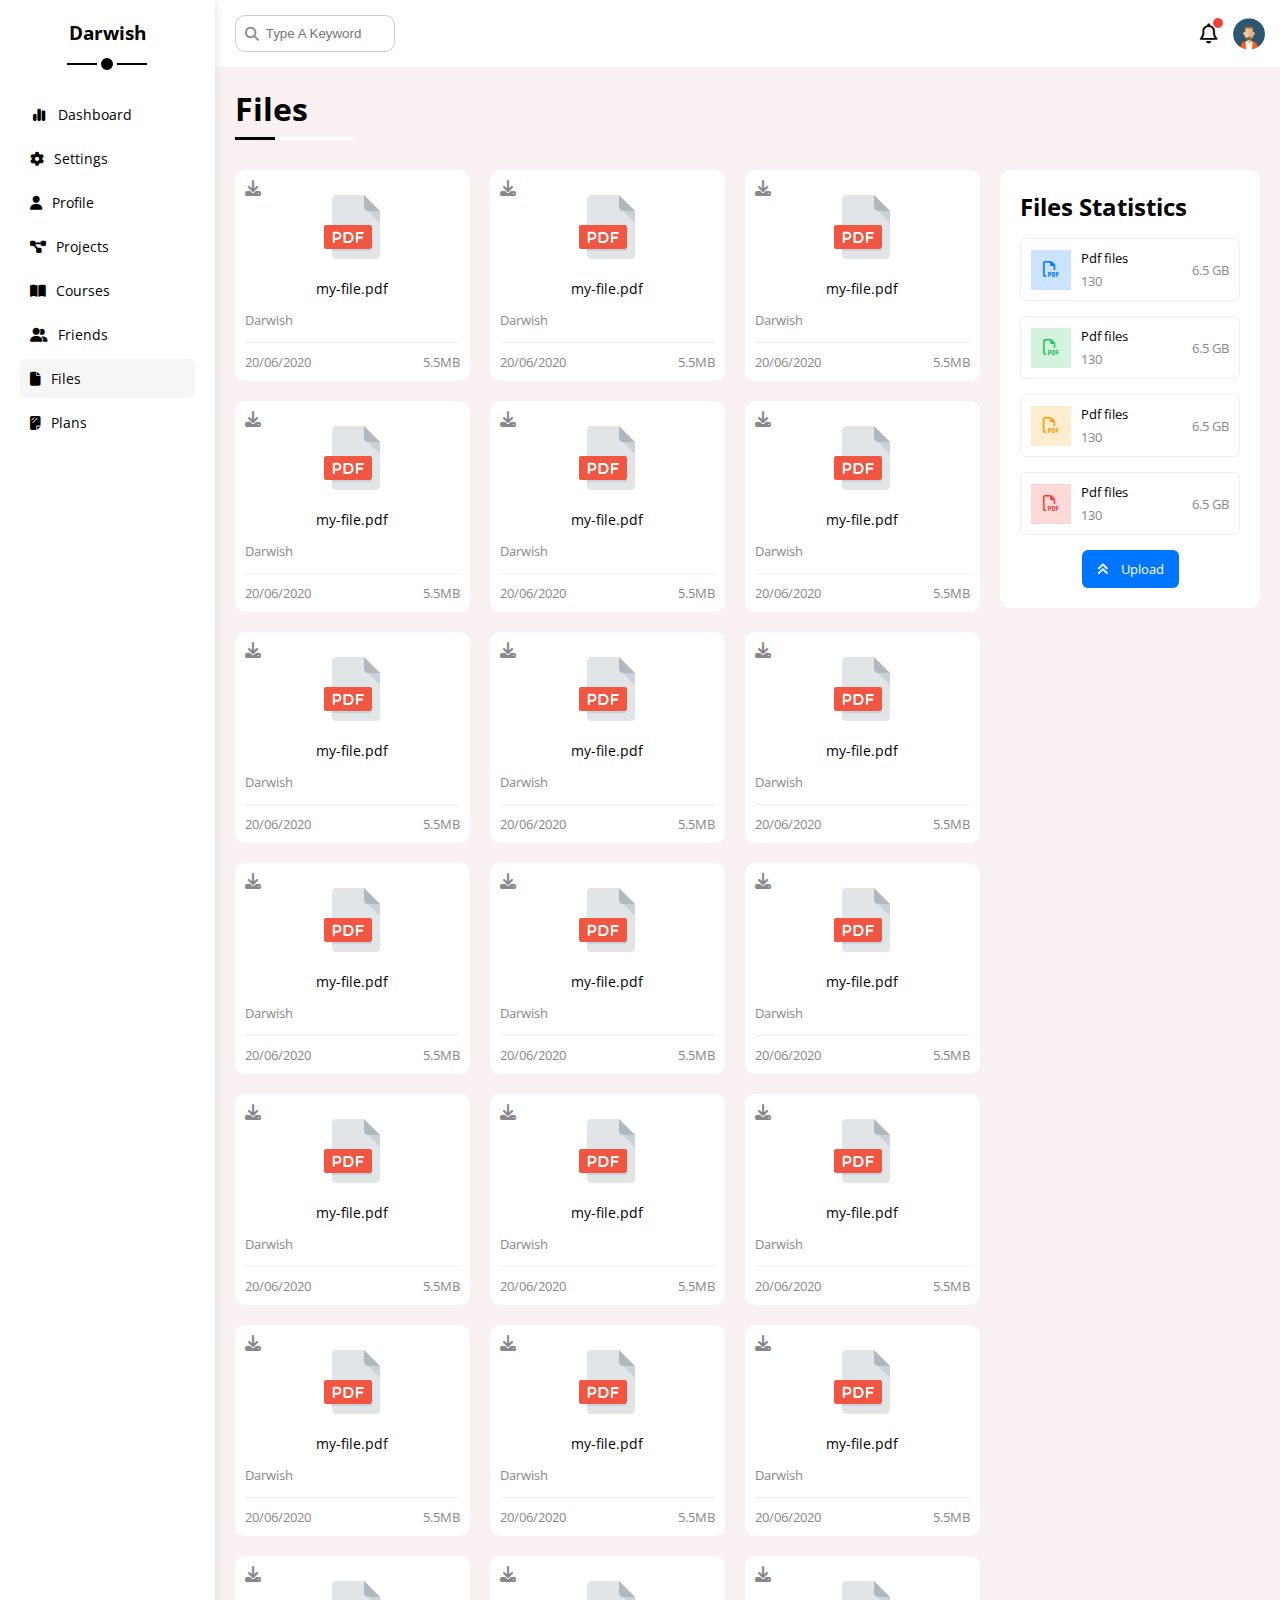
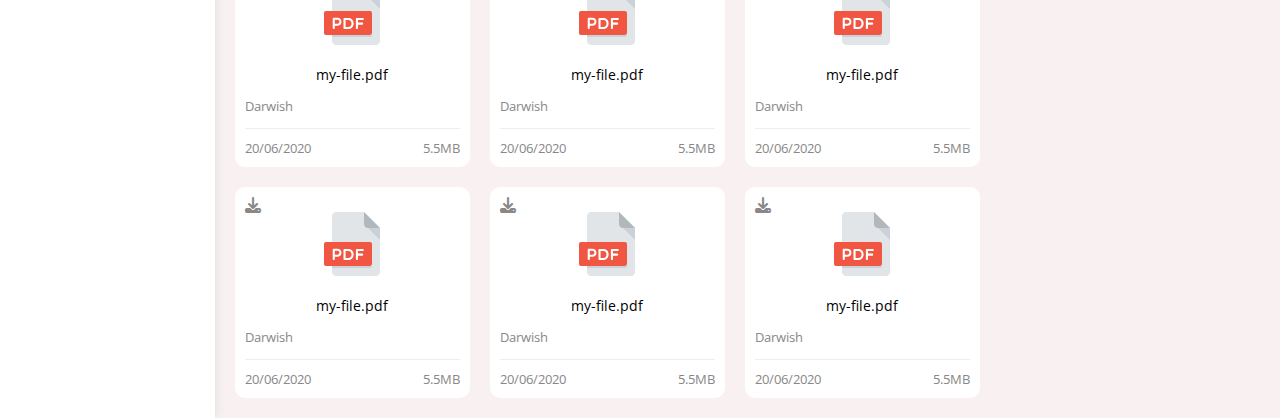
<file: files.html>
<!DOCTYPE html>
<html lang="en">
<head>
    <meta charset="UTF-8">
    <meta http-equiv="X-UA-Compatible" content="IE=edge">
    <meta name="viewport" content="width=device-width, initial-scale=1.0">
    <title>Files</title>
    <link rel="stylesheet" href="CSS/all.min.css">
    <link rel="stylesheet" href="CSS/framework.css">
    <link rel="stylesheet" href="CSS/project4.css">
    <link rel="preconnect" href="https://fonts.googleapis.com">
    <link rel="preconnect" href="https://fonts.gstatic.com" crossorigin>
    <link href="https://fonts.googleapis.com/css2?family=Open+Sans:wght@300;500;600;800&display=swap" rel="stylesheet">
</head>
<body>
    <div class="page d-flex">
        <div class="sidebar bg-white p-20 p-relative">
            <h3 class="p-relative txt-c mt-0">Darwish</h3>
            <ul>
                <li>
                    <a class="d-flex align-center fs-14 c-black rad-6 p-10" href="index.html">
                        <i class="fa-solid fa-chart-simple fa-fw"></i>
                        <span>Dashboard</span>
                    </a>
                </li>
                <li>
                    <a class="d-flex align-center fs-14 c-black rad-6 p-10" href="settings.html">
                        <i class="fa-solid fa-gear"></i>
                        <span>Settings</span>
                    </a>
                </li>
                <li>
                    <a class="d-flex align-center fs-14 c-black rad-6 p-10" href="profile.html">
                        <i class="fa-solid fa-user"></i>
                        <span>Profile</span>
                    </a>
                </li>
                <li>
                    <a class=" d-flex align-center fs-14 c-black rad-6 p-10" href="projects.html">
                        <i class="fa-solid fa-diagram-project"></i>
                        <span>Projects</span>
                    </a>
                </li>
                <li>
                    <a class="d-flex align-center fs-14 c-black rad-6 p-10" href="courses.html">
                        <i class="fa-solid fa-book-open"></i>
                        <span>Courses</span>
                    </a>
                </li>
                <li>
                    <a class="d-flex align-center fs-14 c-black rad-6 p-10" href="friends.html">
                        <i class="fa-solid fa-user-group"></i>
                        <span>Friends</span>
                    </a>
                </li>
                <li>
                    <a class="active d-flex align-center fs-14 c-black rad-6 p-10" href="files.html">
                        <i class="fa-solid fa-file"></i>
                        <span>Files</span>
                    </a>
                </li>
                <li>
                    <a class="d-flex align-center fs-14 c-black rad-6 p-10" href="plans.html">
                        <i class="fa-sharp fa-solid fa-sheet-plastic"></i>
                        <span>Plans</span>
                    </a>
                </li>
            </ul>
        </div>
        <div class="content w-full">
            <!-- Start head -->
            <div class="head bg-white p-15 between-flex">
                <div class="search p-relative">
                    <input class="p-10" type="search" placeholder="Type A Keyword">
                </div>
                <div class="icons d-flex align-center">
                    <span class="notification p-relative">
                        <i class="fa-regular fa-bell fa-lg"></i>
                    </span>
                    <img src="images/avatar.png" alt="">
                </div>
            </div>
            <!------------------------- End head ------------------------------>
            <h1 class="p-relative">Files</h1>
            <div class="files-page d-flex m-20 gap-20">
                <div class="files-stats p-20 bg-white rad-10 ">
                    <h2 class="mt-0 mb-15 txt-c-mobile">Files Statistics</h2>
                    <div class="d-flex align-center border-eee p-10 rad-6 mb-15 fs-13">
                        <i class="fa-regular fa-file-pdf fa-lg blue c-flex c-blue icon"></i>
                        <div class="info">
                            <span>Pdf files</span>
                            <span class="c-grey d-block mt-5">130</span>
                        </div>
                        <div class="size c-grey">6.5 GB</div>
                    </div>
                    <div class="d-flex align-center border-eee p-10 rad-6 mb-15 fs-13">
                        <i class="fa-regular fa-file-pdf fa-lg green c-flex c-green icon"></i>
                        <div class="info">
                            <span>Pdf files</span>
                            <span class="c-grey d-block mt-5">130</span>
                        </div>
                        <div class="size c-grey">6.5 GB</div>
                    </div>
                    <div class="d-flex align-center border-eee p-10 rad-6 mb-15 fs-13">
                        <i class="fa-regular fa-file-pdf fa-lg orange c-flex c-orange icon"></i>
                        <div class="info">
                            <span>Pdf files</span>
                            <span class="c-grey d-block mt-5">130</span>
                        </div>
                        <div class="size c-grey">6.5 GB</div>
                    </div>
                    <div class="d-flex align-center border-eee p-10 rad-6 mb-15 fs-13">
                        <i class="fa-regular fa-file-pdf fa-lg red c-flex c-red icon"></i>
                        <div class="info">
                            <span>Pdf files</span>
                            <span class="c-grey d-block mt-5">130</span>
                        </div>
                        <div class="size c-grey">6.5 GB</div>
                    </div>
                    <a class="upload bg-blue c-white fs-13 rad-6 d-block w-fit" href="#">
                        <i class="fa-solid fa-angles-up mr-10 "></i>
                        Upload
                    </a>
                </div>
                <div class="files-content d-grid gap-20">
                    <div class="file bg-white p-10 rad-10">
                        <i class="fa-solid fa-download c-grey p-absolute"></i>
                        <div class="icon txt-c">
                            <img class="mt-15 mb-15" src="images/ICON/pdf.svg" alt="">
                        </div>
                        <div class="txt-c mb-10 fs-14">my-file.pdf</div>
                        <p class="c-grey fs-13">Darwish</p>
                        <div class="info between-flex mt-10 pt-10 fs-13 c-grey">
                            <span>20/06/2020</span>
                            <span>5.5MB</span>
                        </div>
                    </div>
                    <div class="file bg-white p-10 rad-10">
                        <i class="fa-solid fa-download c-grey p-absolute"></i>
                        <div class="icon txt-c">
                            <img class="mt-15 mb-15" src="images/ICON/pdf.svg" alt="">
                        </div>
                        <div class="txt-c mb-10 fs-14">my-file.pdf</div>
                        <p class="c-grey fs-13">Darwish</p>
                        <div class="info between-flex mt-10 pt-10 fs-13 c-grey">
                            <span>20/06/2020</span>
                            <span>5.5MB</span>
                        </div>
                    </div>
                    <div class="file bg-white p-10 rad-10">
                        <i class="fa-solid fa-download c-grey p-absolute"></i>
                        <div class="icon txt-c">
                            <img class="mt-15 mb-15" src="images/ICON/pdf.svg" alt="">
                        </div>
                        <div class="txt-c mb-10 fs-14">my-file.pdf</div>
                        <p class="c-grey fs-13">Darwish</p>
                        <div class="info between-flex mt-10 pt-10 fs-13 c-grey">
                            <span>20/06/2020</span>
                            <span>5.5MB</span>
                        </div>
                    </div>
                    <div class="file bg-white p-10 rad-10">
                        <i class="fa-solid fa-download c-grey p-absolute"></i>
                        <div class="icon txt-c">
                            <img class="mt-15 mb-15" src="images/ICON/pdf.svg" alt="">
                        </div>
                        <div class="txt-c mb-10 fs-14">my-file.pdf</div>
                        <p class="c-grey fs-13">Darwish</p>
                        <div class="info between-flex mt-10 pt-10 fs-13 c-grey">
                            <span>20/06/2020</span>
                            <span>5.5MB</span>
                        </div>
                    </div>
                    <div class="file bg-white p-10 rad-10">
                        <i class="fa-solid fa-download c-grey p-absolute"></i>
                        <div class="icon txt-c">
                            <img class="mt-15 mb-15" src="images/ICON/pdf.svg" alt="">
                        </div>
                        <div class="txt-c mb-10 fs-14">my-file.pdf</div>
                        <p class="c-grey fs-13">Darwish</p>
                        <div class="info between-flex mt-10 pt-10 fs-13 c-grey">
                            <span>20/06/2020</span>
                            <span>5.5MB</span>
                        </div>
                    </div>
                    <div class="file bg-white p-10 rad-10">
                        <i class="fa-solid fa-download c-grey p-absolute"></i>
                        <div class="icon txt-c">
                            <img class="mt-15 mb-15" src="images/ICON/pdf.svg" alt="">
                        </div>
                        <div class="txt-c mb-10 fs-14">my-file.pdf</div>
                        <p class="c-grey fs-13">Darwish</p>
                        <div class="info between-flex mt-10 pt-10 fs-13 c-grey">
                            <span>20/06/2020</span>
                            <span>5.5MB</span>
                        </div>
                    </div>
                    <div class="file bg-white p-10 rad-10">
                        <i class="fa-solid fa-download c-grey p-absolute"></i>
                        <div class="icon txt-c">
                            <img class="mt-15 mb-15" src="images/ICON/pdf.svg" alt="">
                        </div>
                        <div class="txt-c mb-10 fs-14">my-file.pdf</div>
                        <p class="c-grey fs-13">Darwish</p>
                        <div class="info between-flex mt-10 pt-10 fs-13 c-grey">
                            <span>20/06/2020</span>
                            <span>5.5MB</span>
                        </div>
                    </div>
                    <div class="file bg-white p-10 rad-10">
                        <i class="fa-solid fa-download c-grey p-absolute"></i>
                        <div class="icon txt-c">
                            <img class="mt-15 mb-15" src="images/ICON/pdf.svg" alt="">
                        </div>
                        <div class="txt-c mb-10 fs-14">my-file.pdf</div>
                        <p class="c-grey fs-13">Darwish</p>
                        <div class="info between-flex mt-10 pt-10 fs-13 c-grey">
                            <span>20/06/2020</span>
                            <span>5.5MB</span>
                        </div>
                    </div>
                    <div class="file bg-white p-10 rad-10">
                        <i class="fa-solid fa-download c-grey p-absolute"></i>
                        <div class="icon txt-c">
                            <img class="mt-15 mb-15" src="images/ICON/pdf.svg" alt="">
                        </div>
                        <div class="txt-c mb-10 fs-14">my-file.pdf</div>
                        <p class="c-grey fs-13">Darwish</p>
                        <div class="info between-flex mt-10 pt-10 fs-13 c-grey">
                            <span>20/06/2020</span>
                            <span>5.5MB</span>
                        </div>
                    </div>
                    <div class="file bg-white p-10 rad-10">
                        <i class="fa-solid fa-download c-grey p-absolute"></i>
                        <div class="icon txt-c">
                            <img class="mt-15 mb-15" src="images/ICON/pdf.svg" alt="">
                        </div>
                        <div class="txt-c mb-10 fs-14">my-file.pdf</div>
                        <p class="c-grey fs-13">Darwish</p>
                        <div class="info between-flex mt-10 pt-10 fs-13 c-grey">
                            <span>20/06/2020</span>
                            <span>5.5MB</span>
                        </div>
                    </div>
                    <div class="file bg-white p-10 rad-10">
                        <i class="fa-solid fa-download c-grey p-absolute"></i>
                        <div class="icon txt-c">
                            <img class="mt-15 mb-15" src="images/ICON/pdf.svg" alt="">
                        </div>
                        <div class="txt-c mb-10 fs-14">my-file.pdf</div>
                        <p class="c-grey fs-13">Darwish</p>
                        <div class="info between-flex mt-10 pt-10 fs-13 c-grey">
                            <span>20/06/2020</span>
                            <span>5.5MB</span>
                        </div>
                    </div>
                    <div class="file bg-white p-10 rad-10">
                        <i class="fa-solid fa-download c-grey p-absolute"></i>
                        <div class="icon txt-c">
                            <img class="mt-15 mb-15" src="images/ICON/pdf.svg" alt="">
                        </div>
                        <div class="txt-c mb-10 fs-14">my-file.pdf</div>
                        <p class="c-grey fs-13">Darwish</p>
                        <div class="info between-flex mt-10 pt-10 fs-13 c-grey">
                            <span>20/06/2020</span>
                            <span>5.5MB</span>
                        </div>
                    </div>
                    <div class="file bg-white p-10 rad-10">
                        <i class="fa-solid fa-download c-grey p-absolute"></i>
                        <div class="icon txt-c">
                            <img class="mt-15 mb-15" src="images/ICON/pdf.svg" alt="">
                        </div>
                        <div class="txt-c mb-10 fs-14">my-file.pdf</div>
                        <p class="c-grey fs-13">Darwish</p>
                        <div class="info between-flex mt-10 pt-10 fs-13 c-grey">
                            <span>20/06/2020</span>
                            <span>5.5MB</span>
                        </div>
                    </div>
                    <div class="file bg-white p-10 rad-10">
                        <i class="fa-solid fa-download c-grey p-absolute"></i>
                        <div class="icon txt-c">
                            <img class="mt-15 mb-15" src="images/ICON/pdf.svg" alt="">
                        </div>
                        <div class="txt-c mb-10 fs-14">my-file.pdf</div>
                        <p class="c-grey fs-13">Darwish</p>
                        <div class="info between-flex mt-10 pt-10 fs-13 c-grey">
                            <span>20/06/2020</span>
                            <span>5.5MB</span>
                        </div>
                    </div>
                    <div class="file bg-white p-10 rad-10">
                        <i class="fa-solid fa-download c-grey p-absolute"></i>
                        <div class="icon txt-c">
                            <img class="mt-15 mb-15" src="images/ICON/pdf.svg" alt="">
                        </div>
                        <div class="txt-c mb-10 fs-14">my-file.pdf</div>
                        <p class="c-grey fs-13">Darwish</p>
                        <div class="info between-flex mt-10 pt-10 fs-13 c-grey">
                            <span>20/06/2020</span>
                            <span>5.5MB</span>
                        </div>
                    </div>
                    <div class="file bg-white p-10 rad-10">
                        <i class="fa-solid fa-download c-grey p-absolute"></i>
                        <div class="icon txt-c">
                            <img class="mt-15 mb-15" src="images/ICON/pdf.svg" alt="">
                        </div>
                        <div class="txt-c mb-10 fs-14">my-file.pdf</div>
                        <p class="c-grey fs-13">Darwish</p>
                        <div class="info between-flex mt-10 pt-10 fs-13 c-grey">
                            <span>20/06/2020</span>
                            <span>5.5MB</span>
                        </div>
                    </div>
                    <div class="file bg-white p-10 rad-10">
                        <i class="fa-solid fa-download c-grey p-absolute"></i>
                        <div class="icon txt-c">
                            <img class="mt-15 mb-15" src="images/ICON/pdf.svg" alt="">
                        </div>
                        <div class="txt-c mb-10 fs-14">my-file.pdf</div>
                        <p class="c-grey fs-13">Darwish</p>
                        <div class="info between-flex mt-10 pt-10 fs-13 c-grey">
                            <span>20/06/2020</span>
                            <span>5.5MB</span>
                        </div>
                    </div>
                    <div class="file bg-white p-10 rad-10">
                        <i class="fa-solid fa-download c-grey p-absolute"></i>
                        <div class="icon txt-c">
                            <img class="mt-15 mb-15" src="images/ICON/pdf.svg" alt="">
                        </div>
                        <div class="txt-c mb-10 fs-14">my-file.pdf</div>
                        <p class="c-grey fs-13">Darwish</p>
                        <div class="info between-flex mt-10 pt-10 fs-13 c-grey">
                            <span>20/06/2020</span>
                            <span>5.5MB</span>
                        </div>
                    </div>
                    <div class="file bg-white p-10 rad-10">
                        <i class="fa-solid fa-download c-grey p-absolute"></i>
                        <div class="icon txt-c">
                            <img class="mt-15 mb-15" src="images/ICON/pdf.svg" alt="">
                        </div>
                        <div class="txt-c mb-10 fs-14">my-file.pdf</div>
                        <p class="c-grey fs-13">Darwish</p>
                        <div class="info between-flex mt-10 pt-10 fs-13 c-grey">
                            <span>20/06/2020</span>
                            <span>5.5MB</span>
                        </div>
                    </div>
                    <div class="file bg-white p-10 rad-10">
                        <i class="fa-solid fa-download c-grey p-absolute"></i>
                        <div class="icon txt-c">
                            <img class="mt-15 mb-15" src="images/ICON/pdf.svg" alt="">
                        </div>
                        <div class="txt-c mb-10 fs-14">my-file.pdf</div>
                        <p class="c-grey fs-13">Darwish</p>
                        <div class="info between-flex mt-10 pt-10 fs-13 c-grey">
                            <span>20/06/2020</span>
                            <span>5.5MB</span>
                        </div>
                    </div>
                    <div class="file bg-white p-10 rad-10">
                        <i class="fa-solid fa-download c-grey p-absolute"></i>
                        <div class="icon txt-c">
                            <img class="mt-15 mb-15" src="images/ICON/pdf.svg" alt="">
                        </div>
                        <div class="txt-c mb-10 fs-14">my-file.pdf</div>
                        <p class="c-grey fs-13">Darwish</p>
                        <div class="info between-flex mt-10 pt-10 fs-13 c-grey">
                            <span>20/06/2020</span>
                            <span>5.5MB</span>
                        </div>
                    </div>
                    <div class="file bg-white p-10 rad-10">
                        <i class="fa-solid fa-download c-grey p-absolute"></i>
                        <div class="icon txt-c">
                            <img class="mt-15 mb-15" src="images/ICON/pdf.svg" alt="">
                        </div>
                        <div class="txt-c mb-10 fs-14">my-file.pdf</div>
                        <p class="c-grey fs-13">Darwish</p>
                        <div class="info between-flex mt-10 pt-10 fs-13 c-grey">
                            <span>20/06/2020</span>
                            <span>5.5MB</span>
                        </div>
                    </div>
                    <div class="file bg-white p-10 rad-10">
                        <i class="fa-solid fa-download c-grey p-absolute"></i>
                        <div class="icon txt-c">
                            <img class="mt-15 mb-15" src="images/ICON/pdf.svg" alt="">
                        </div>
                        <div class="txt-c mb-10 fs-14">my-file.pdf</div>
                        <p class="c-grey fs-13">Darwish</p>
                        <div class="info between-flex mt-10 pt-10 fs-13 c-grey">
                            <span>20/06/2020</span>
                            <span>5.5MB</span>
                        </div>
                    </div>
                    <div class="file bg-white p-10 rad-10">
                        <i class="fa-solid fa-download c-grey p-absolute"></i>
                        <div class="icon txt-c">
                            <img class="mt-15 mb-15" src="images/ICON/pdf.svg" alt="">
                        </div>
                        <div class="txt-c mb-10 fs-14">my-file.pdf</div>
                        <p class="c-grey fs-13">Darwish</p>
                        <div class="info between-flex mt-10 pt-10 fs-13 c-grey">
                            <span>20/06/2020</span>
                            <span>5.5MB</span>
                        </div>
                    </div>
                </div>
            </div>
        </div>
    </div>
</body>
</html>
</file>
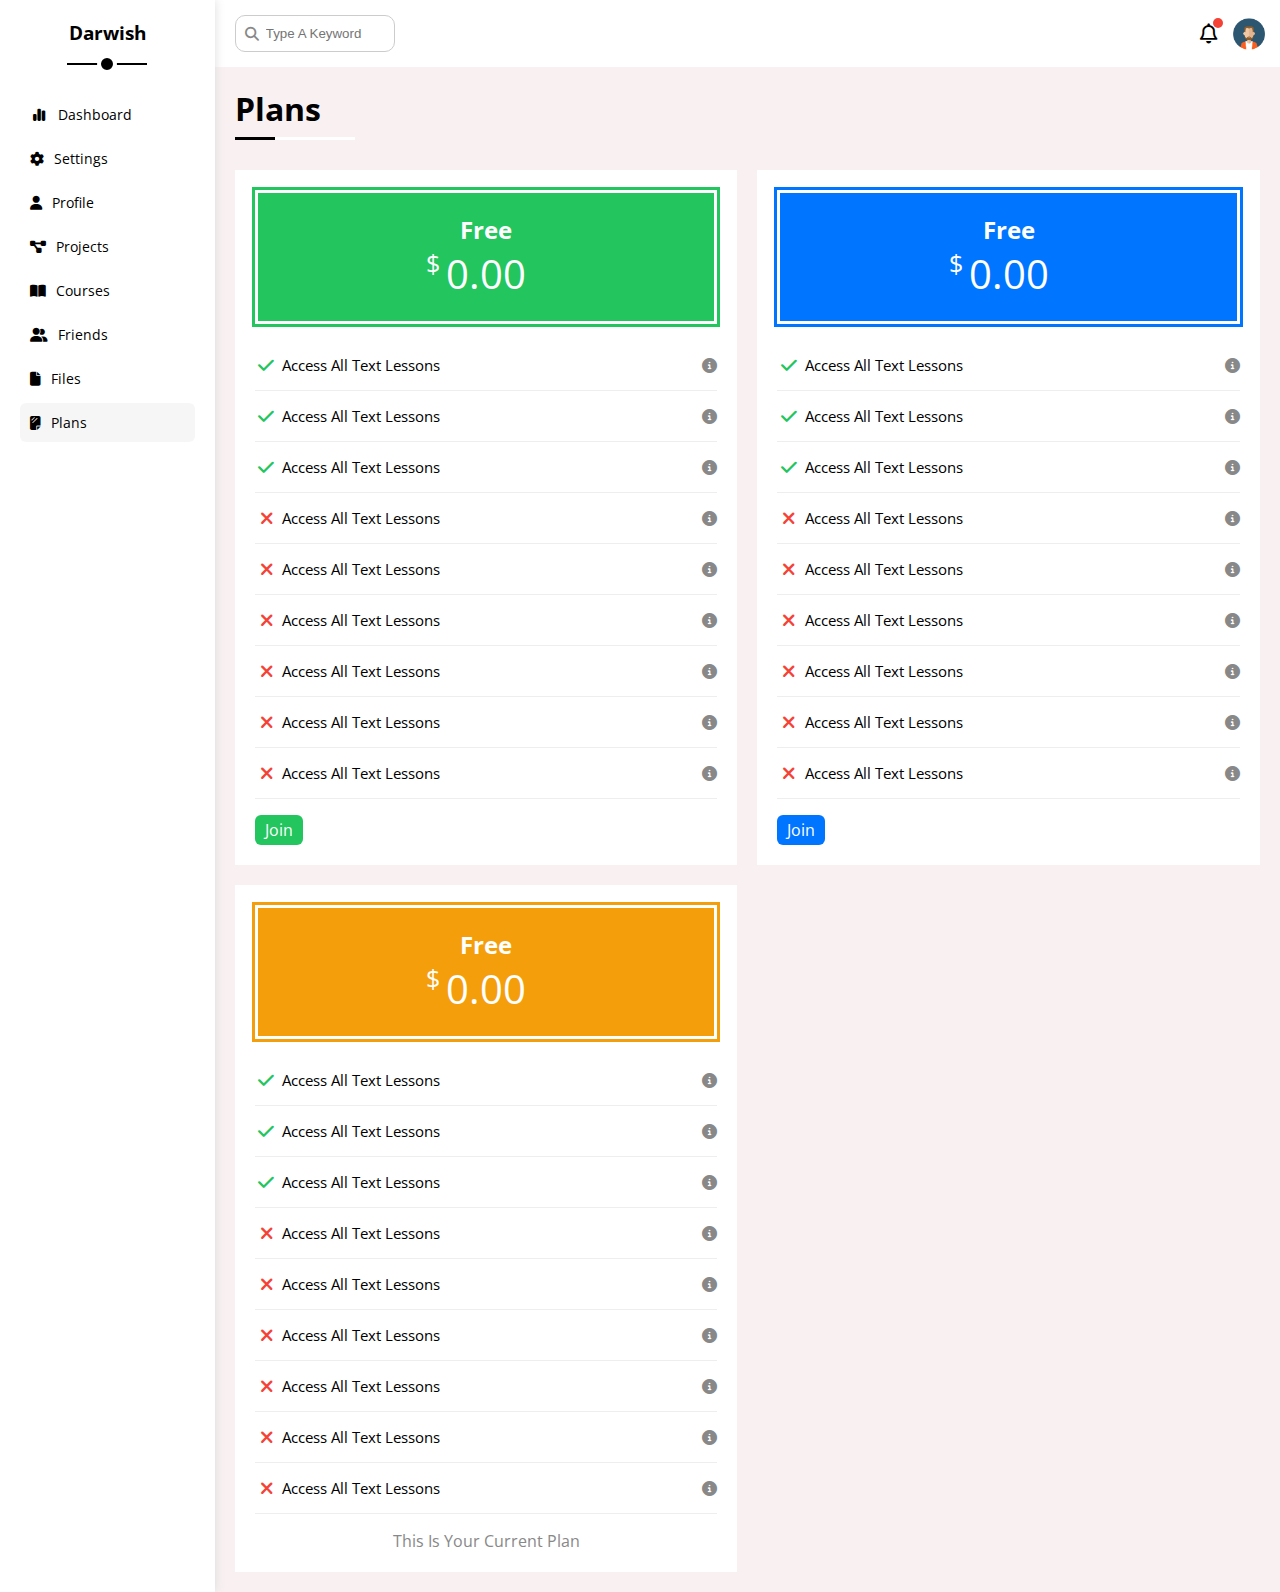
<file: plans.html>
<!DOCTYPE html>
<html lang="en">
<head>
    <meta charset="UTF-8">
    <meta http-equiv="X-UA-Compatible" content="IE=edge">
    <meta name="viewport" content="width=device-width, initial-scale=1.0">
    <title>Plans</title>
    <link rel="stylesheet" href="CSS/all.min.css">
    <link rel="stylesheet" href="CSS/framework.css">
    <link rel="stylesheet" href="CSS/project4.css">
    <link rel="preconnect" href="https://fonts.googleapis.com">
    <link rel="preconnect" href="https://fonts.gstatic.com" crossorigin>
    <link href="https://fonts.googleapis.com/css2?family=Open+Sans:wght@300;500;600;800&display=swap" rel="stylesheet">
</head>
<body>
    <div class="page d-flex">
        <div class="sidebar bg-white p-20 p-relative">
            <h3 class="p-relative txt-c mt-0">Darwish</h3>
            <ul>
                <li>
                    <a class="d-flex align-center fs-14 c-black rad-6 p-10" href="index.html">
                        <i class="fa-solid fa-chart-simple fa-fw"></i>
                        <span>Dashboard</span>
                    </a>
                </li>
                <li>
                    <a class="d-flex align-center fs-14 c-black rad-6 p-10" href="settings.html">
                        <i class="fa-solid fa-gear"></i>
                        <span>Settings</span>
                    </a>
                </li>
                <li>
                    <a class="d-flex align-center fs-14 c-black rad-6 p-10" href="profile.html">
                        <i class="fa-solid fa-user"></i>
                        <span>Profile</span>
                    </a>
                </li>
                <li>
                    <a class=" d-flex align-center fs-14 c-black rad-6 p-10" href="projects.html">
                        <i class="fa-solid fa-diagram-project"></i>
                        <span>Projects</span>
                    </a>
                </li>
                <li>
                    <a class="d-flex align-center fs-14 c-black rad-6 p-10" href="courses.html">
                        <i class="fa-solid fa-book-open"></i>
                        <span>Courses</span>
                    </a>
                </li>
                <li>
                    <a class="d-flex align-center fs-14 c-black rad-6 p-10" href="friends.html">
                        <i class="fa-solid fa-user-group"></i>
                        <span>Friends</span>
                    </a>
                </li>
                <li>
                    <a class="d-flex align-center fs-14 c-black rad-6 p-10" href="files.html">
                        <i class="fa-solid fa-file"></i>
                        <span>Files</span>
                    </a>
                </li>
                <li>
                    <a class="active d-flex align-center fs-14 c-black rad-6 p-10" href="plans.html">
                        <i class="fa-sharp fa-solid fa-sheet-plastic"></i>
                        <span>Plans</span>
                    </a>
                </li>
            </ul>
        </div>
        <div class="content w-full">
            <!-- Start head -->
            <div class="head bg-white p-15 between-flex">
                <div class="search p-relative">
                    <input class="p-10" type="search" placeholder="Type A Keyword">
                </div>
                <div class="icons d-flex align-center">
                    <span class="notification p-relative">
                        <i class="fa-regular fa-bell fa-lg"></i>
                    </span>
                    <img src="images/avatar.png" alt="">
                </div>
            </div>
            <!------------------------- End head ------------------------------>
            <h1 class="p-relative">Plans</h1>
            <div class="plans-page d-grid m-20 gap-20">
                <div class="plan green bg-white p-20">
                    <div class="top bg-green txt-c p-20">
                        <h2 class="m-0 c-white">Free</h2>
                        <div class="price c-white"><span>$</span>0.00</div>
                    </div>
                    <ul>
                        <li>
                            <i class="fa-solid fa-check fa-fw yes"></i>
                            <span>Access All Text Lessons</span>
                            <i class="fa-solid fa-circle-info help"></i>
                        </li>
                        <li>
                            <i class="fa-solid fa-check fa-fw yes"></i>
                            <span>Access All Text Lessons</span>
                            <i class="fa-solid fa-circle-info help"></i>
                        </li>
                        <li>
                            <i class="fa-solid fa-check fa-fw yes"></i>
                            <span>Access All Text Lessons</span>
                            <i class="fa-solid fa-circle-info help"></i>
                        </li>
                        <li>
                            <i class="fa-solid fa-xmark fa-fw"></i>
                            <span>Access All Text Lessons</span>
                            <i class="fa-solid fa-circle-info help"></i>
                        </li>
                        <li>
                            <i class="fa-solid fa-xmark fa-fw"></i>
                            <span>Access All Text Lessons</span>
                            <i class="fa-solid fa-circle-info help"></i>
                        </li>
                        <li>
                            <i class="fa-solid fa-xmark fa-fw"></i>
                            <span>Access All Text Lessons</span>
                            <i class="fa-solid fa-circle-info help"></i>
                        </li>
                        <li>
                            <i class="fa-solid fa-xmark fa-fw"></i>
                            <span>Access All Text Lessons</span>
                            <i class="fa-solid fa-circle-info help"></i>
                        </li>
                        <li>
                            <i class="fa-solid fa-xmark fa-fw"></i>
                            <span>Access All Text Lessons</span>
                            <i class="fa-solid fa-circle-info help"></i>
                        </li>
                        <li>
                            <i class="fa-solid fa-xmark fa-fw"></i>
                            <span>Access All Text Lessons</span>
                            <i class="fa-solid fa-circle-info help"></i>
                        </li>
                    </ul>
                    <a class="btn-shape bg-green c-white d-block w-fit" href="#">Join</a>
                </div>
                <div class="plan blue bg-white p-20">
                    <div class="top bg-blue txt-c p-20">
                        <h2 class="m-0 c-white">Free</h2>
                        <div class="price c-white"><span>$</span>0.00</div>
                    </div>
                    <ul>
                        <li>
                            <i class="fa-solid fa-check fa-fw yes"></i>
                            <span>Access All Text Lessons</span>
                            <i class="fa-solid fa-circle-info help"></i>
                        </li>
                        <li>
                            <i class="fa-solid fa-check fa-fw yes"></i>
                            <span>Access All Text Lessons</span>
                            <i class="fa-solid fa-circle-info help"></i>
                        </li>
                        <li>
                            <i class="fa-solid fa-check fa-fw yes"></i>
                            <span>Access All Text Lessons</span>
                            <i class="fa-solid fa-circle-info help"></i>
                        </li>
                        <li>
                            <i class="fa-solid fa-xmark fa-fw"></i>
                            <span>Access All Text Lessons</span>
                            <i class="fa-solid fa-circle-info help"></i>
                        </li>
                        <li>
                            <i class="fa-solid fa-xmark fa-fw"></i>
                            <span>Access All Text Lessons</span>
                            <i class="fa-solid fa-circle-info help"></i>
                        </li>
                        <li>
                            <i class="fa-solid fa-xmark fa-fw"></i>
                            <span>Access All Text Lessons</span>
                            <i class="fa-solid fa-circle-info help"></i>
                        </li>
                        <li>
                            <i class="fa-solid fa-xmark fa-fw"></i>
                            <span>Access All Text Lessons</span>
                            <i class="fa-solid fa-circle-info help"></i>
                        </li>
                        <li>
                            <i class="fa-solid fa-xmark fa-fw"></i>
                            <span>Access All Text Lessons</span>
                            <i class="fa-solid fa-circle-info help"></i>
                        </li>
                        <li>
                            <i class="fa-solid fa-xmark fa-fw"></i>
                            <span>Access All Text Lessons</span>
                            <i class="fa-solid fa-circle-info help"></i>
                        </li>
                    </ul>
                    <a class="btn-shape bg-blue c-white d-block w-fit" href="#">Join</a>
                </div>
                <div class="plan orange bg-white p-20">
                    <div class="top bg-orange txt-c p-20">
                        <h2 class="m-0 c-white">Free</h2>
                        <div class="price c-white"><span>$</span>0.00</div>
                    </div>
                    <ul>
                        <li>
                            <i class="fa-solid fa-check fa-fw yes"></i>
                            <span>Access All Text Lessons</span>
                            <i class="fa-solid fa-circle-info help"></i>
                        </li>
                        <li>
                            <i class="fa-solid fa-check fa-fw yes"></i>
                            <span>Access All Text Lessons</span>
                            <i class="fa-solid fa-circle-info help"></i>
                        </li>
                        <li>
                            <i class="fa-solid fa-check fa-fw yes"></i>
                            <span>Access All Text Lessons</span>
                            <i class="fa-solid fa-circle-info help"></i>
                        </li>
                        <li>
                            <i class="fa-solid fa-xmark fa-fw"></i>
                            <span>Access All Text Lessons</span>
                            <i class="fa-solid fa-circle-info help"></i>
                        </li>
                        <li>
                            <i class="fa-solid fa-xmark fa-fw"></i>
                            <span>Access All Text Lessons</span>
                            <i class="fa-solid fa-circle-info help"></i>
                        </li>
                        <li>
                            <i class="fa-solid fa-xmark fa-fw"></i>
                            <span>Access All Text Lessons</span>
                            <i class="fa-solid fa-circle-info help"></i>
                        </li>
                        <li>
                            <i class="fa-solid fa-xmark fa-fw"></i>
                            <span>Access All Text Lessons</span>
                            <i class="fa-solid fa-circle-info help"></i>
                        </li>
                        <li>
                            <i class="fa-solid fa-xmark fa-fw"></i>
                            <span>Access All Text Lessons</span>
                            <i class="fa-solid fa-circle-info help"></i>
                        </li>
                        <li>
                            <i class="fa-solid fa-xmark fa-fw"></i>
                            <span>Access All Text Lessons</span>
                            <i class="fa-solid fa-circle-info help"></i>
                        </li>
                    </ul>
                    <p class="c-grey txt-c m-0">This Is Your Current Plan</p>
                </div>

            </div>
        </div>
    </div>
</body>
</html>
</file>
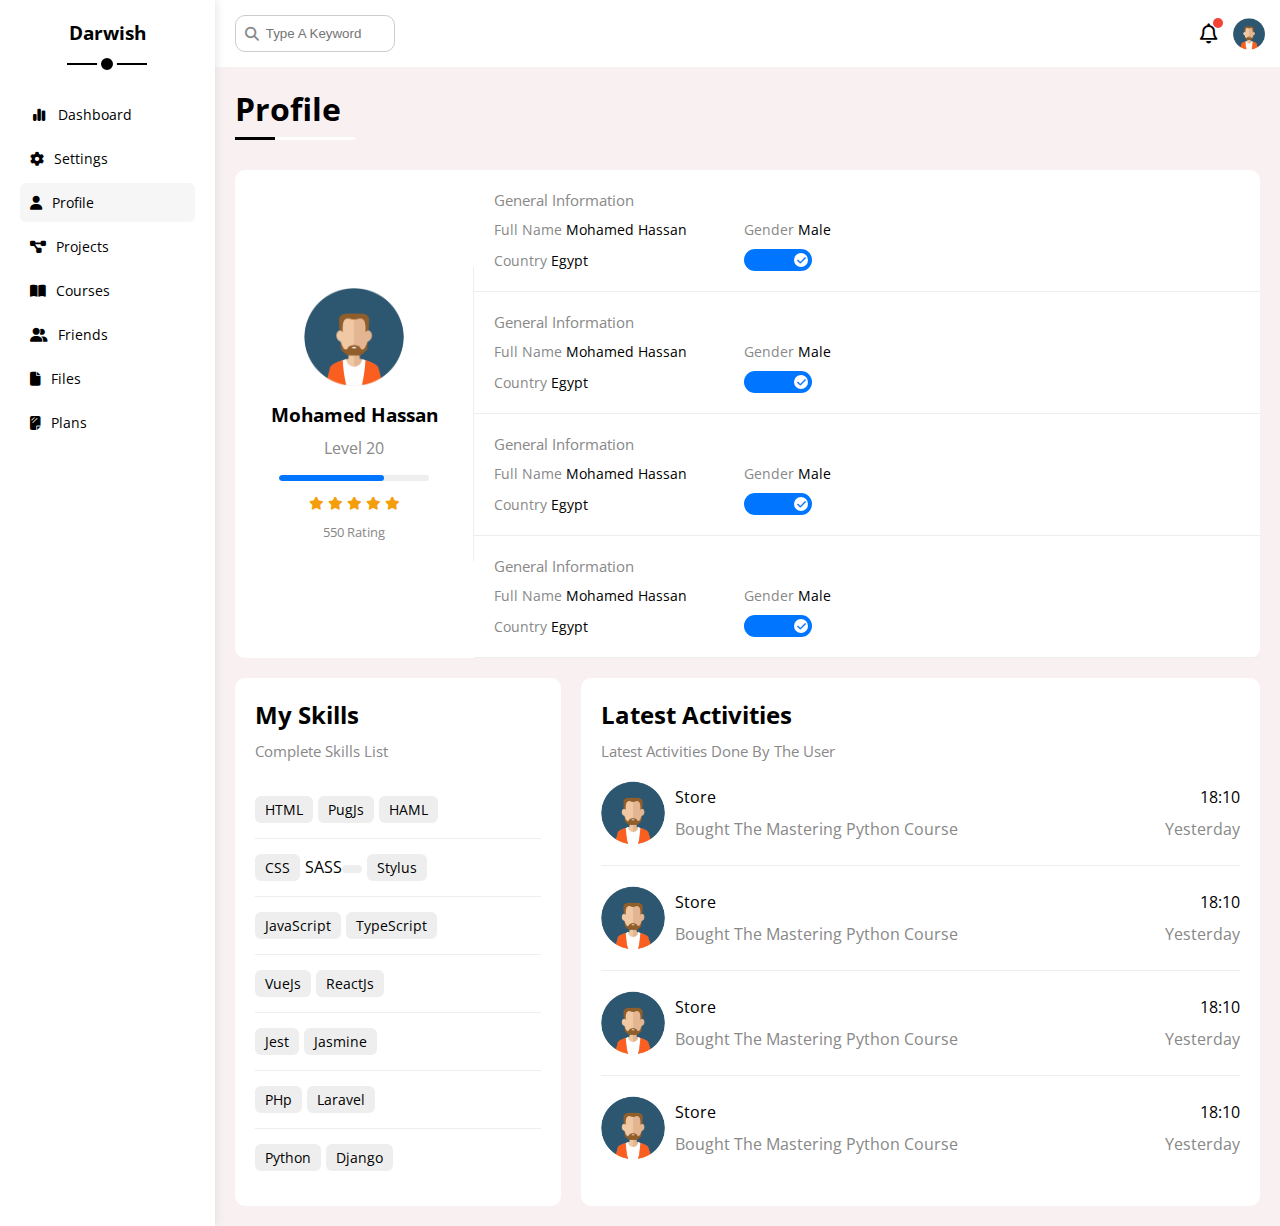
<file: profile.html>
<!DOCTYPE html>
<html lang="en">
<head>
    <meta charset="UTF-8">
    <meta http-equiv="X-UA-Compatible" content="IE=edge">
    <meta name="viewport" content="width=device-width, initial-scale=1.0">
    <title>Settings</title>
    <link rel="stylesheet" href="CSS/all.min.css">
    <link rel="stylesheet" href="CSS/framework.css">
    <link rel="stylesheet" href="CSS/project4.css">
    <link rel="preconnect" href="https://fonts.googleapis.com">
    <link rel="preconnect" href="https://fonts.gstatic.com" crossorigin>
    <link href="https://fonts.googleapis.com/css2?family=Open+Sans:wght@300;500;600;800&display=swap" rel="stylesheet">
</head>
<body>
    <div class="page d-flex">
        <!-- ===================================== Start sidebar =======================================-->
        <div class="sidebar bg-white p-20 p-relative">
            <h3 class="p-relative txt-c mt-0">Darwish</h3>
            <ul>
                <li>
                    <a class="d-flex align-center fs-14 c-black rad-6 p-10" href="index.html">
                        <i class="fa-solid fa-chart-simple fa-fw"></i>
                        <span>Dashboard</span>
                    </a>
                </li>
                <li>
                    <a class=" d-flex align-center fs-14 c-black rad-6 p-10" href="settings.html">
                        <i class="fa-solid fa-gear"></i>
                        <span>Settings</span>
                    </a>
                </li>
                <li>
                    <a class="active d-flex align-center fs-14 c-black rad-6 p-10" href="profile.html">
                        <i class="fa-solid fa-user"></i>
                        <span>Profile</span>
                    </a>
                </li>
                <li>
                    <a class="d-flex align-center fs-14 c-black rad-6 p-10" href="projects.html">
                        <i class="fa-solid fa-diagram-project"></i>
                        <span>Projects</span>
                    </a>
                </li>
                <li>
                    <a class="d-flex align-center fs-14 c-black rad-6 p-10" href="courses.html">
                        <i class="fa-solid fa-book-open"></i>
                        <span>Courses</span>
                    </a>
                </li>
                <li>
                    <a class="d-flex align-center fs-14 c-black rad-6 p-10" href="friends.html">
                        <i class="fa-solid fa-user-group"></i>
                        <span>Friends</span>
                    </a>
                </li>
                <li>
                    <a class="d-flex align-center fs-14 c-black rad-6 p-10" href="files.html">
                        <i class="fa-solid fa-file"></i>
                        <span>Files</span>
                    </a>
                </li>
                <li>
                    <a class="d-flex align-center fs-14 c-black rad-6 p-10" href="plans.html">
                        <i class="fa-sharp fa-solid fa-sheet-plastic"></i>
                        <span>Plans</span>
                    </a>
                </li>
            </ul>
        </div>
        <!-- ===================================== End sidebar =======================================-->

        <div class="content w-full">

            <!-- ================================= Start head =================================== -->
            <div class="head bg-white p-15 between-flex">
                <div class="search p-relative">
                    <input class="p-10" type="search" placeholder="Type A Keyword">
                </div>
                <div class="icons d-flex align-center">
                    <span class="notification p-relative">
                        <i class="fa-regular fa-bell fa-lg"></i>
                    </span>
                    <img src="images/avatar.png" alt="">
                </div>
            </div>
        <!----=================================== End head ==================================---->

            <h1 class="p-relative">Profile</h1>
            <!-- ==================================== Start Profile Page Avatar & Info  =================================================  -->

            <div class="profile-page m-20">
                <div class="overview bg-white rad-10 d-flex align-center">
                    <div class="avatar-box txt-c p-20">
                        <img class="rad-half mb-10" src="images/avatar.png " alt="">
                        <h3 class="m-0">Mohamed Hassan</h3>
                        <p class="c-grey mt-10">Level 20</p>
                        <div class="level rad-6 bg-eee p-relative">
                            <span style="width: 70%"></span>
                        </div>
                        <div class="rating mt-10 mb-10">
                            <i class="fa-solid fa-star c-orange fs-13"></i>
                            <i class="fa-solid fa-star c-orange fs-13"></i>
                            <i class="fa-solid fa-star c-orange fs-13"></i>
                            <i class="fa-solid fa-star c-orange fs-13"></i>
                            <i class="fa-solid fa-star c-orange fs-13"></i>
                        </div>
                        <p class="c-grey m-0 fs-13">550 Rating</p>
                    </div>
                    <div class="info-box w-full txt-c-mobile ">
                        <div class="box p-20 d-flex align-center">
                            <h4 class="c-grey fs-15 m-0 w-full">General Information</h4>
                            <div class="fs-14">
                                <span class="c-grey">Full Name</span>
                                <span>Mohamed Hassan</span>
                            </div>
                            <div class="fs-14">
                                <span class="c-grey">Gender</span>
                                <span>Male</span>
                            </div>
                            <div class="fs-14">
                                <span class="c-grey">Country</span>
                                <span>Egypt</span>
                            </div>
                            <div>
                                <label>
                                    <input class="toggle-checkbox-profile" type="checkbox" checked>
                                    <div class="toggle-switch-profile"></div>
                                </label>
                            </div>
                        </div>
                        <div class="box p-20 d-flex align-center">
                            <h4 class="c-grey fs-15 m-0 w-full">General Information</h4>
                            <div class="fs-14">
                                <span class="c-grey">Full Name</span>
                                <span>Mohamed Hassan</span>
                            </div>
                            <div class="fs-14">
                                <span class="c-grey">Gender</span>
                                <span>Male</span>
                            </div>
                            <div class="fs-14">
                                <span class="c-grey">Country</span>
                                <span>Egypt</span>
                            </div>
                            <div>
                                <label>
                                    <input class="toggle-checkbox-profile" type="checkbox" checked>
                                    <div class="toggle-switch-profile"></div>
                                </label>
                            </div>
                        </div>
                        <div class="box p-20 d-flex align-center">
                            <h4 class="c-grey fs-15 m-0 w-full">General Information</h4>
                            <div class="fs-14">
                                <span class="c-grey">Full Name</span>
                                <span>Mohamed Hassan</span>
                            </div>
                            <div class="fs-14">
                                <span class="c-grey">Gender</span>
                                <span>Male</span>
                            </div>
                            <div class="fs-14">
                                <span class="c-grey">Country</span>
                                <span>Egypt</span>
                            </div>
                            <div>
                                <label>
                                    <input class="toggle-checkbox-profile" type="checkbox" checked>
                                    <div class="toggle-switch-profile"></div>
                                </label>
                            </div>
                        </div>
                        <div class="box p-20 d-flex align-center">
                            <h4 class="c-grey fs-15 m-0 w-full">General Information</h4>
                            <div class="fs-14">
                                <span class="c-grey">Full Name</span>
                                <span>Mohamed Hassan</span>
                            </div>
                            <div class="fs-14">
                                <span class="c-grey">Gender</span>
                                <span>Male</span>
                            </div>
                            <div class="fs-14">
                                <span class="c-grey">Country</span>
                                <span>Egypt</span>
                            </div>
                            <div>
                                <label>
                                    <input class="toggle-checkbox-profile" type="checkbox" checked>
                                    <div class="toggle-switch-profile"></div>
                                </label>
                            </div>
                        </div>
                    </div>
                </div> 
                <!-- ============================== Start Other Data =========================== -->
                <div class="other-data d-flex gap-20">
                    <div class="skills-card p-20 bg-white rad-10 mt-20">
                        <h2 class="mt-0 mb-10">My Skills</h2>
                        <p class="mt-0 mb-20 c-grey fs-15">Complete Skills List</p>
                        <ul class="m-0 txt-c-mobile">
                            <li><span>HTML</span><span>PugJs</span><span>HAML</span></li>
                            <li><span>CSS</span>SASS<span></span><span>Stylus</span></li>
                            <li><span>JavaScript</span><span>TypeScript</span></li>
                            <li><span>VueJs</span><span>ReactJs</span></li>
                            <li><span>Jest</span><span>Jasmine</span></li>
                            <li><span>PHp</span><span>Laravel</span></li>
                            <li><span>Python</span><span>Django</span></li>
                        </ul>
                    </div>
                    <div class="activities p-20 bg-white rad-10 mt-20">
                        <h2 class="mt-0 mb-10">Latest Activities</h2>
                        <p class="mt-0 mb-20 c-grey fs-15">Latest Activities Done By The User</p>
                        <div class="activity d-flex align-center txt-c-mobile">
                            <img src="images/avatar.png" alt="">
                            <div class="info">
                                <span class="d-block mb-10">Store</span>
                                <span class="c-grey">Bought The Mastering Python Course</span>
                            </div>
                            <div class="date">
                                <span class="d-block mb-10">18:10</span>
                                <span class="c-grey">Yesterday</span>
                            </div>
                        </div>
                        <div class="activity d-flex align-center txt-c-mobile">
                            <img src="images/avatar.png" alt="">
                            <div class="info">
                                <span class="d-block mb-10">Store</span>
                                <span class="c-grey">Bought The Mastering Python Course</span>
                            </div>
                            <div class="date">
                                <span class="d-block mb-10">18:10</span>
                                <span class="c-grey">Yesterday</span>
                            </div>
                        </div>
                        <div class="activity d-flex align-center txt-c-mobile">
                            <img src="images/avatar.png" alt="">
                            <div class="info">
                                <span class="d-block mb-10">Store</span>
                                <span class="c-grey">Bought The Mastering Python Course</span>
                            </div>
                            <div class="date">
                                <span class="d-block mb-10">18:10</span>
                                <span class="c-grey">Yesterday</span>
                            </div>
                        </div>
                        <div class="activity d-flex align-center txt-c-mobile">
                            <img src="images/avatar.png" alt="">
                            <div class="info">
                                <span class="d-block mb-10">Store</span>
                                <span class="c-grey">Bought The Mastering Python Course</span>
                            </div>
                            <div class="date">
                                <span class="d-block mb-10">18:10</span>
                                <span class="c-grey">Yesterday</span>
                            </div>
                        </div>
                    </div>
                </div>
                <!-- ============================== End Other Data =========================== -->
            </div>
            <!-- ==================================== End Profile Page Avatar & Info =================================================  -->
        </div>
    </div>
</body>
</html>
</file>
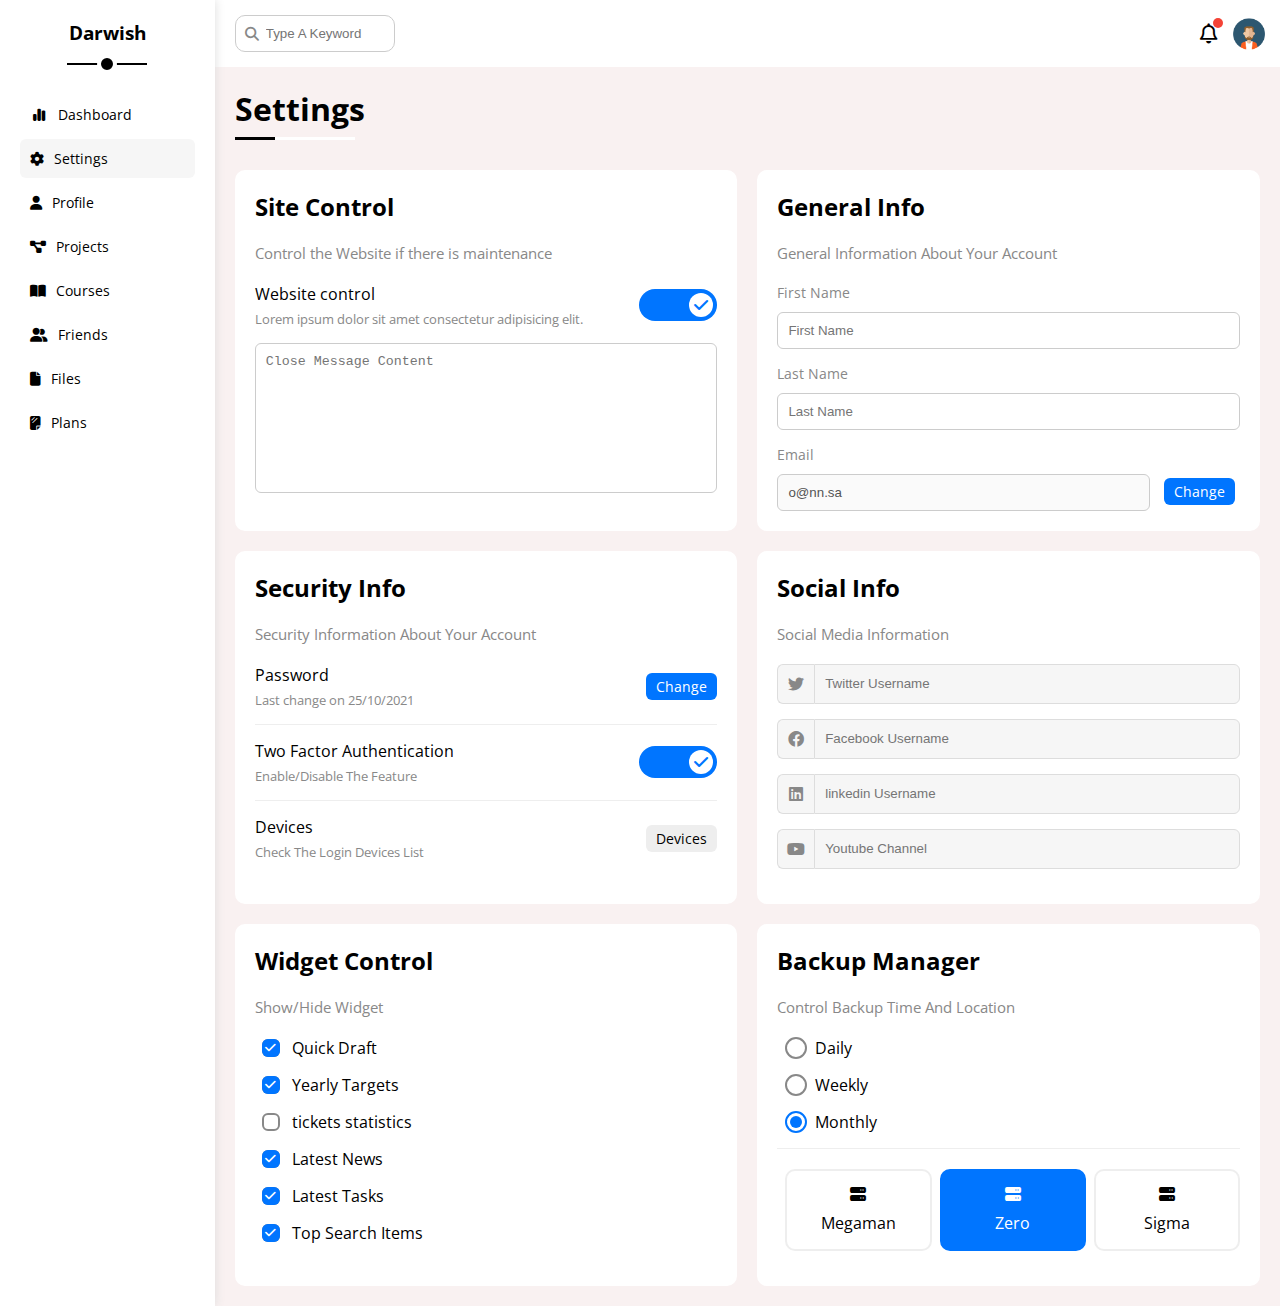
<file: settings.html>
<!DOCTYPE html>
<html lang="en">
<head>
    <meta charset="UTF-8">
    <meta http-equiv="X-UA-Compatible" content="IE=edge">
    <meta name="viewport" content="width=device-width, initial-scale=1.0">
    <title>Settings</title>
    <link rel="stylesheet" href="CSS/all.min.css">
    <link rel="stylesheet" href="CSS/framework.css">
    <link rel="stylesheet" href="CSS/project4.css">
    <link rel="preconnect" href="https://fonts.googleapis.com">
    <link rel="preconnect" href="https://fonts.gstatic.com" crossorigin>
    <link href="https://fonts.googleapis.com/css2?family=Open+Sans:wght@300;500;600;800&display=swap" rel="stylesheet">
</head>
<body>
    <div class="page d-flex">
        <!-- ========================================== Start sidebar =======================================-->
        <div class="sidebar bg-white p-20 p-relative">
            <h3 class="p-relative txt-c mt-0">Darwish</h3>
            <ul>
                <li>
                    <a class="d-flex align-center fs-14 c-black rad-6 p-10" href="index.html">
                        <i class="fa-solid fa-chart-simple fa-fw"></i>
                        <span>Dashboard</span>
                    </a>
                </li>
                <li>
                    <a class="active d-flex align-center fs-14 c-black rad-6 p-10" href="settings.html">
                        <i class="fa-solid fa-gear"></i>
                        <span>Settings</span>
                    </a>
                </li>
                <li>
                    <a class="d-flex align-center fs-14 c-black rad-6 p-10" href="profile.html">
                        <i class="fa-solid fa-user"></i>
                        <span>Profile</span>
                    </a>
                </li>
                <li>
                    <a class="d-flex align-center fs-14 c-black rad-6 p-10" href="projects.html">
                        <i class="fa-solid fa-diagram-project"></i>
                        <span>Projects</span>
                    </a>
                </li>
                <li>
                    <a class="d-flex align-center fs-14 c-black rad-6 p-10" href="courses.html">
                        <i class="fa-solid fa-book-open"></i>
                        <span>Courses</span>
                    </a>
                </li>
                <li>
                    <a class="d-flex align-center fs-14 c-black rad-6 p-10" href="friends.html">
                        <i class="fa-solid fa-user-group"></i>
                        <span>Friends</span>
                    </a>
                </li>
                <li>
                    <a class="d-flex align-center fs-14 c-black rad-6 p-10" href="files.html">
                        <i class="fa-solid fa-file"></i>
                        <span>Files</span>
                    </a>
                </li>
                <li>
                    <a class="d-flex align-center fs-14 c-black rad-6 p-10" href="plans.html">
                        <i class="fa-sharp fa-solid fa-sheet-plastic"></i>
                        <span>Plans</span>
                    </a>
                </li>
            </ul>
        </div>
        <!-- ========================================== End sidebar =======================================-->

        <div class="content w-full">

            <!-- ========================================== Start head =================================== -->
            <div class="head bg-white p-15 between-flex">
                <div class="search p-relative">
                    <input class="p-10" type="search" placeholder="Type A Keyword">
                </div>
                <div class="icons d-flex align-center">
                    <span class="notification p-relative">
                        <i class="fa-regular fa-bell fa-lg"></i>
                    </span>
                    <img src="images/avatar.png" alt="">
                </div>
            </div>
        <!----=================================== End head ==================================---->

            <h1 class="p-relative">Settings</h1>
            <div class="settings-page m-20 d-grid gap-20">

                <!--========================= Start Site Control Box =========================-->
                <div class="p-20 bg-white rad-10">
                    <h2 class="mt-0 mb=10">Site Control</h2>
                    <p class="mt-0 mb-20 c-grey fs-15">Control the Website if there is maintenance</p>
                    <div class="mb-15 between-flex">
                        <div>
                            <span>Website control</span>
                            <p class="c-grey mt-5 mb-0 fs-13">Lorem ipsum dolor sit amet consectetur adipisicing elit.</p>
                        </div>
                        <div>
                            <label>
                                <input class="toggle-checkbox" type="checkbox" checked>
                                <div class="toggle-switch"></div>
                            </label>
                        </div>
                    </div>
                    <textarea class="close-message p-10 rad-6 d-block w-full" placeholder="Close Message Content"></textarea>
                </div>
                <!--========================= End Site Control Box ===============================-->


                <!--====================== Start General Info Box ================================-->
                <div class="p-20 bg-white rad-10">
                    <h2 class="mt-0 mb=10">General Info</h2>
                    <p class="mt-0 mb-20 c-grey fs-15">General Information About Your Account</p>
                    <div class="mb-15">
                        <label class="fs-14 c-grey d-block mb-10" for="first">First Name</label>
                        <input
                            class="b-none border-ccc p-10 rad-6 d-block w-full"
                            id="first"
                            type="text"
                            placeholder="First Name">
                    </div>
                    <div class="mb-15">
                        <label class="fs-14 c-grey d-block mb-10" for="last">Last Name</label>
                        <input
                            class="b-none border-ccc p-10 rad-6 d-block w-full"
                            id="last"
                            type="text"
                            placeholder="Last Name">
                    </div>
                    <div>
                        <label class="fs-14 c-grey d-block mb-10" for="email">Email</label>
                        <input
                            class="email b-none border-ccc p-10 rad-6 w-full mr-10"
                            id="email"
                            type="email"
                            value="o@nn.sa"
                            disabled
                        >
                        <a class=" change-g fs-14 bg-blue c-white b-none w-fit btn-shape" href="#">Change</a>
                    </div>
                </div>
                <!--====================== End General Info Box ================================-->



                <!-- =========================== Start Security Info =======================================  -->
                <div class="p-20 bg-white rad-10">
                    <h2 class="mt-0 mb=10">Security Info</h2>
                    <p class="mt-0 mb-20 c-grey fs-15">Security Information About Your Account</p>
                    <div class="sec-box mb-15 between-flex">
                        <div>
                            <span>Password</span>
                            <p class="c-grey mt-5 mb-0 fs-13">Last change on 25/10/2021</p>
                        </div>
                        <a class="button fs-14 bg-blue c-white b-none w-fit btn-shape" href="#">Change</a>
                    </div>
                    <div class="sec-box mb-15 between-flex">
                        <div>
                            <span>Two Factor Authentication</span>
                            <p class="c-grey mt-5 mb-0 fs-13">Enable/Disable The Feature</p>
                        </div>
                        <div>
                            <label>
                                <input class="toggle-checkbox" type="checkbox" checked>
                                <div class="toggle-switch"></div>
                            </label>
                        </div>
                    </div>
                    <div class="sec-box between-flex">
                        <div>
                            <span>Devices</span>
                            <p class="c-grey mt-5 mb-0 fs-13">Check The Login Devices List</p>
                        </div>
                        <a class="fs-14 bg-eee c-black b-none w-fit btn-shape" href="#">Devices</a>
                    </div>
                </div>
                <!-- =========================== End Security Info =======================================  -->


                <!-- ==================================== Start Social Info ==================================== -->
                <div class="social-boxes p-20 bg-white rad-10">
                    <h2 class="mt-0 mb=10">Social Info </h2>
                    <p class="mt-0 mb-20 c-grey fs-15">Social Media Information</p>
                    <div class="lable-box d-flex align-center mb-15">
                        <i class="twitter fa-brands fa-twitter c-flex c-grey"></i>
                        <input  class=" w-full" type="text" placeholder="Twitter Username">
                    </div>
                    <div class="lable-box d-flex align-center mb-15">
                        <i class="facebook fa-brands fa-facebook c-flex c-grey"></i>
                        <input  class="w-full" type="text" placeholder="Facebook Username">
                    </div>
                    <div class="lable-box d-flex align-center mb-15">
                        <i class="linkedin fa-brands fa-linkedin c-flex c-grey"></i>
                        <input  class="w-full" type="text" placeholder="linkedin Username">
                    </div>
                    <div class="lable-box d-flex align-center mb-15">
                        <i class="youtube fa-brands fa-youtube c-flex c-grey"></i>
                        <input  class="w-full" type="text" placeholder="Youtube Channel">
                    </div>
                </div>
                <!--=================================== End Social Info  ====================================== -->

                <!-- ==================================== Start Widget Control ==================================== -->
                <div class="widget-control p-20 bg-white rad-10">
                    <h2 class="mt-0 mb=10">Widget Control</h2>
                    <p class="mt-0 mb-20 c-grey fs-15">Show/Hide Widget</p>

                    <div class="control d-flex align-center mb-15">
                        <input type="checkbox" id="one" checked>
                        <label for="one">Quick Draft</label>
                    </div>

                    <div class="control d-flex align-center mb-15">
                        <input  type="checkbox" id="two" checked>
                        <label for="two">Yearly Targets</label>
                    </div>

                    <div class="control d-flex align-center mb-15">
                        <input  type="checkbox" id="three" >
                        <label for="three">tickets statistics</label>
                    </div>

                    <div class="control d-flex align-center mb-15">
                        <input type="checkbox" id="four" checked>
                        <label for="four">Latest News</label>
                    </div>

                    <div class="control d-flex align-center mb-15">
                        <input type="checkbox" id="five" checked>
                        <label for="five">Latest Tasks</label>
                    </div>

                    <div class="control d-flex align-center mb-15">
                        <input type="checkbox" id="six" checked>
                        <label for="six">Top Search Items</label>
                    </div>
                </div>
                <!--====================================== End Widget Control ====================================== -->



                <!-- ==================================== Start Backup Manager  ==================================== -->
                <div class="backup-control p-20 bg-white rad-10">
                    <h2 class="mt-0 mb=10">Backup Manager</h2>
                    <p class="mt-0 mb-20 c-grey fs-15">Control Backup Time And Location</p>
                    <div class="date d-flex align-center mb-15">
                        <input type="radio" name="time" id="daily" checked>
                        <label for="daily">Daily</label>
                    </div>
                    <div class="date d-flex align-center mb-15">
                        <input type="radio" name="time" id="weekly" checked>
                        <label for="weekly">Weekly</label>
                    </div>
                    <div class="date d-flex align-center mb-15">
                        <input type="radio" name="time" id="monthly" checked>
                        <label for="monthly">Monthly</label>
                    </div>
                    <div class="servers d-flex align-center txt-c">

                        <input type="radio" name="servers" id="server-one" >
                        <div class="server mb-15 rad-10 w-full">
                            <label class="d-block m-15" for="server-one">
                                <i class="fa solid fa-server d-block mb-10"></i>
                                Megaman
                            </label>
                        </div>

                        <input type="radio" name="servers" id="server-two" checked>
                        <div class="server mb-15 rad-10 w-full">
                            <label class="d-block m-15" for="server-two">
                                <i class="fa solid fa-server d-block mb-10"></i>
                                Zero
                            </label>
                        </div>

                        <input type="radio" name="servers" id="server-three" >
                        <div class="server mb-15 rad-10 w-full">
                            <label class="d-block m-15" for="server-three">
                                <i class="fa solid fa-server d-block mb-10"></i>
                                Sigma
                            </label>
                        </div>

                    </div>

                </div>
                <!--====================================== End Backup Manager ====================================== -->

        </div>
    </div>
</body>
</html>
</file>
<file: CSS/framework.css>
/* -----------------------------S-Colors----------------------- */
:root {
    --blue-color: #0075ff;
    --blue-alt-color: #0d69d5;
    --orange-color: #f59e0b;
    --green-color: #22c55e;
    --red-color: #f44336;
    --grey-color: #888;
    --c-twitter:#1da1f2;
    --c-facebook:#1877f2;
    --c-linkedin:#0a66c2;
    --c-youtube: #ff0000;
}
/* Start Social Media Colors */
.c-twitter {
    color: #1da1f2;
}
.c-facebook {
    color: #1877f2;
}
.c-linkedin {
    color: #0a66c2;
}
.c-youtube {
    color: #ff0000;
}

/* End Social Media Colors */
.bg-eee {
    background-color: #eee;
}
.c-grey {
    color: var(--grey-color);
}
.bg-blue {
    background-color: var(--blue-color);
}
.bg-orange {
    background-color: var(--orange-color);
}
.bg-green {
    background-color: var(--green-color);
}
.bg-red {
    background-color: var(--red-color);
}
.c-white {
    color: white;
}
.bg-white {
    background-color: white;
}
.c-black {
    color: black;
}
.w-fit {
    width: fit-content;
}
.c-blue {
    color: var(--blue-color);
}
.c-orange {
    color: var(--orange-color);
}
.c-green {
    color: var(--green-color);
}
.c-red {
    color: var(--red-color);
}
/* ---------------------------E-colors-------------------------- */



/* ---------------------------Start Box---------------------------- */
.d-flex {
    display: flex;
}
.align-center {
    align-items: center;
}
.d-grid {
    display: grid;
}
.gap-20 {
    gap: 20px;
}
.d-block {
    display: block;
}
@media (max-width:767px) {
    .block-mobile {
        display: block;
    }
    .hide-mobile {
        display: none;
    }
}
/* ----------------------------End Box-------------------------*/



/*---------------------- Start <Padding> + <Margin>--------------------- */
.p-20 {
    padding: 20px;
}
.m-20 {
    margin: 20px;
}
.p-5 {
    padding: 5px;
}
.p-10 {
    padding: 10px;
}
.p-15 {
    padding: 15px;
}
.pt-5 {
    padding-top: 5px;
}
.pt-10 {
    padding-top: 10px;
}
.pt-15 {
    padding-top: 15px;
}
.pt-20 {
    padding-top: 20px;
}
.pb-10 {
    padding-bottom: 10px;
}
.pb-15 {
    padding-bottom: 15px;
}
.pb-20 {
    padding-bottom: 20px;
}
.pl-10 {
    padding-left: 10px;
}
.pl-15 {
    padding-left: 15px;
}
.m-0 {
    margin: 0;
}
.m-5 {
    margin: 5;
}
.m-10 {
    margin: 10;
}
.m-15 {
    margin: 15px;
}
.m-20 {
    margin: 20px;
}
.mt-0 {
    margin-top: 0;
}
.mt-5 { 
    margin-top: 5px;
}
.mt-10 {
    margin-top: 10px;
}
.mt-15 {
    margin-top: 15px;
}
.mt-20 {
    margin-top: 20px;
}
.mt-25 {
    margin-top: 25px;
}

.mr-10 {
    margin-right: 10px;
}
.mr-0 {
    margin-right: 10px;
}
.mr-15 {
    margin-right: 15px;
}
.mb-5 {
    margin-bottom: 5px;
}
.mb-0 {
    margin-bottom: 0;
}
.mb-10 {
    margin-bottom: 10px;
}
.mb-15 {
    margin-bottom: 15px;
}
.mb-20 {
    margin-bottom: 20px;
}
.mb-25 {
    margin-bottom: 25px;
}
.m1-15 {
    margin-left: 15px;
}

/* -------------------------End Padding + Margin---------------------- */



/* ---------------------------Start Position -------------------------*/
.p-relative {
    position: relative;
}
.p-absolute {
    position: absolute;
}
/*----------------------------- End Position-------------------------- */



/* -----------Start  text -Font--------------- */
.txt-c {
    text-align: center;
}
.fs-13 {
    font-size: 13px;
}
.fs-14 {
    font-size: 14px;
}
.fs-15 {
    font-size: 15px;
}
.fs-25 {
    font-size: 25px;
}
@media (max-width:767px) {
    .txt-c-mobile {
        text-align: center;
    }
}
.fw-bold {
    font-weight: bold;
}
/* -----------End Font--------------- */



/* -----------Start Border--------------- */
.rad-6 {
    border-radius: 6px;
}
.rad-10 {
    border-radius: 10px;
}
.rad-half {
    border-radius: 50%;
}

/* -----------End Border--------------- */



/* -----------------Start Components -------------------------- */
.between-flex {
    display: flex;
    align-items: center;
    justify-content: space-between;
}
.space-between {
    justify-content: space-between;
}
.btn-shape {
    padding: 4px 10px;
    border-radius: 6px;
}
.c-flex {
    display: flex;
    align-items: center;
    justify-content: center;
}

/* --------------------End Components--------------------------  */



/* ------------------Start width & height ------------------------*/
.w-full {
    width: 100%;
}
.h-full {
    height: 100%;
}
.w-100  {
    width: 100px;
}
.h-100 {
    height: 100px;
}
/* ----------------------End Width -----------------------------*/
.b-none {
    border: none;
}
.border-ccc {
    border: 1px solid #ccc;
}  
.border-eee {
    border: 1px solid #eee;
}  

.f-wrap {
    flex-wrap: wrap;
}
</file>
<file: CSS/project4.css>
:root {
    --blue-color: #0075ff;
    --blue-alt-color: #0d69d5;
    --orange-color: #f59e0b;
    --green-color: #22c55e;
    --red-color: #f44336;
    --grey-color: #888;
}
* {
    box-sizing: border-box;
    -moz-box-sizing: border-box;
}
body {
    margin: 0;
    font-family: 'Open Sans', sans-serif;
}
*:focus {
    outline: none;
}
a {
    text-decoration: none;
}
ul {
    list-style: none;
    padding: 0;
}
::-webkit-scrollbar {
    width: 15px;
}
::-webkit-scrollbar-track {
    background-color: white;
}
::-webkit-scrollbar-thumb {
    background-color: var(--blue-color);
}
::-webkit-scrollbar-thumb:hover {
    background-color: var(--blue-alt-color);
}
.page {
    background-color: #f9f1f1;
    min-height: 100vh;
}
/* =============== Start sidebar ===================== */
.sidebar {
    width: 250px;
    box-shadow: 0 0 10px #ddd;
}
.sidebar h3 {
    margin-bottom: 50px;
}
.sidebar h3::after,
.sidebar h3::before {
    content: "";
    position: absolute;
    background-color: black;
    transform: translateX(-50%);
    left: 50%;
}
.sidebar h3::before {
    width: 80px;
    height: 2px;
    bottom: -20px;
}
.sidebar h3::after {
    bottom: -29px;
    width: 12px;
    height: 12px;
    border-radius: 50%;
    border: 4px solid white;
}
.sidebar ul li a {
    transition: 0.3s;
    margin-bottom: 5px;
}
.sidebar ul li a:hover,
.sidebar ul li a.active {
    background-color:#f6f6f6 ;
}
.sidebar ul li a span {
    font-size: 14px;
    margin-left: 10px;
}
@media (max-width:767px) {
    .sidebar {
        width: 58px;
        padding: 10px;
    }
    .sidebar h3 {
        font-size: 10px;
        margin-bottom: 15px;
    }
    .sidebar h3::before,
    .sidebar h3::after {
        display: none;
    }
    .sidebar ul li a span {
        display: none;
    }
}
/* End sidebar */

/* Start Content Head */
.content {
    overflow: hidden;
}
.head .search::before {
    font-family: "Font Awesome 6 Free";
    position: absolute;
    content: "\f002";
    font-weight: 900;
    left: 15px;
    top: 50%;
    transform: translateY(-50%);
    font-size: 14px;
    color: var(--grey-color);
    transition: 0.3s;
}
.head .search:hover::before {
    color: var(--blue-color);
}
.head .search input {
    border: 1px solid #ccc;
    border-radius: 10px;
    margin-left: 5px;
    padding-left: 30px;
    width: 160px;
    transition: width 0.3s;
}
.head .search input:focus {
    width:200px ;
    border-color: var(--blue-color);
}
.head .search input:focus::placeholder {
    opacity: 0;
}
.head .icons .notification::before {
    content: "";
    position: absolute;
    width: 10px;
    height: 10px;
    background-color: var(--red-color);
    border-radius: 50%;
    right: -5px;
    top: -5px;
}
.head .icons img {
    width: 32px;
    height: 32px;
    margin-left: 15px;
}
.page h1 {
    margin: 20px 20px 40px;
}
.page h1::before,
.page h1::after {
    content: "";
    position: absolute;
    height: 3px;
    bottom: -10px;
    left: 0;
}
.page h1::before {
    background-color: white;
    width: 120px;
}
.page h1::after {
    background-color: black;
    width: 40px;
}
.wrapper {
    grid-template-columns: repeat(auto-fill, minmax(450px, 1fr));
    margin-left: 20px;
    margin-right: 20px;
    margin-bottom: 20px;
}
@media (max-width:767px) {
    .wrapper {
        grid-template-columns: minmax(200px, 1fr);
        margin-left: 10px;
        margin-right: 10px;
        gap: 10px;
    }
}
/* End Content Head */

/* --------------Start Welcome Widget---- -------*/
.welcome {
    overflow: hidden;
}
.welcome .intro img {
    width: 150px;
    height: 85px; 
    margin-bottom: -10px;
}
.welcome .avatar  {
    width: 64px;
    height: 64px;
    border: 2px solid white;
    border-radius: 50%;
    padding: 2px;
    box-shadow: 0 0 5px #ddd;
    margin-left: 20px;
    margin-top: -32px;
}
.welcome .body {
    border-top: 1px solid #eee;
    border-bottom: 1px solid #eee;
}
.welcome .body > div {
    flex: 1;
}
.welcome .visit {
    margin: 0 15px 15px auto;
    transition: 0.3s;
}
.welcome .visit:hover {
    background-color: var(--blue-alt-color)
}
@media (max-width: 767px) {
    .welcome .intro {
        padding-bottom:30px ;
    }
    .welcome .avatar {
        margin-left: 0;
    }
    .welcome .body > div:not(:last-child) {
        margin-bottom: 20px;
    }
}
/* --------------End Welcome Widget---- -------*/

/* -----------start Quick Draft----- */
.quick-draft textarea {
    resize: none;
    min-height: 180px;
}

.quick-draft .save {
    margin-left: auto;
    transition: .3s;
    cursor: pointer;
}
.quick-draft .save:hover {
    background-color: var(--blue-alt-color);
}
/* ----------End Quick Draft----- */

/* --------Start Targets ------------ */
.targets .target-row .icon {
    width: 80px;
    height: 80px;
    margin-right: 15px;
}
.targets .details {
    flex: 1;
}
.targets  .details .progress {
    height: 4px;
}
.targets  .details .progress > span {
    position: absolute;
    left: 0;
    top: 0;
    height: 100%;
}
.targets  .details .progress > span span {
    position: absolute;
    bottom: 16px;
    right: -16px;
    color: white;
    padding: 2px 5px;
    border-radius: 6px;
    font-size: 13px;
}
.targets .details .progress > span span::after {
    position: absolute;
    border-color: transparent;
    content: "";
    border-width: 5px;
    border-style: solid;
    bottom: -9px;
    left: 50%;
    transform: translateX(-50%);
}
.targets .details .progress > .blue span::after {
    border-top-color:  var(--blue-color)  ;
}
.targets .details .progress > .orange span::after {
    border-top-color:  var(--orange-color) ;
}
.targets .details .progress > .green span::after {
    border-top-color:  var(--green-color);
}
.blue .icon,
.blue .progress {
    background-color: rgb(0 117 255 / 20%) ;
}
.orange .icon,
.orange .progress {
    background-color: rgb(245 158 11 / 20%) ;
}
.green .icon,
.green .progress {
    background-color: rgb(34 197 94 / 20%) ;
}
/* --------End Targets ------------ */

/* ----------Start Tickets------ */
.tickets .box {
    border: 1px solid #ccc;
    width: calc(50% - 10px);
}
@media (max-width:767px) {
    .tickets .box {
        width: 100%;
    }
}
/* ----------End Tickets------ */

/* -----------Start Latest News---------- */
.latest-news .news-row:not(:last-of-type) {
    margin-bottom: 20px;
    padding-bottom: 20px;
    border-bottom: 1px solid #eee;
}
.latest-news .news-row img {
    width: 100px;
    border-radius: 6px;
    margin-right:15px ;
}
.latest-news .info {
    flex-grow: 1;
}
.latest-news .info h3 {
    margin: 0 0 6px;
    font-size: 16px;
}
@media (max-width: 767px) {
    .latest-news .news-row {
        display: block;
    } 
    .latest-news .news-row .lable {
        margin: 10px auto;
        width: fit-content;
    } 
}
/* -----------End Latest News---------- */

/* -----------Start Tasks---------- */
.tasks .task-row:not(:last-of-type ) {
    margin-bottom: 15px;
    padding-bottom: 15px;
    border-bottom: 1px solid #eee;
}
.tasks .info {
    flex-grow: 1;
}
.tasks .done {
    opacity: 0.3;
}
.tasks .done h3,
.tasks .done p {
    text-decoration: line-through;
}
.tasks .delete {
    cursor: pointer;
    transition: 0.3s;
}
.tasks .delete:hover {
    color: var(--red-color);
}

/* -----------End Tasks---------- */

/* ====================================== Start Latest Uploads ======================================*/
.latest-uploads ul li:not(:last-child) {
    border-bottom: 1px solid #eee; 
}
.latest-uploads ul li img {
    width: 40px;
    height: 40px;
}
/* ===================================== End Latest Uploads ======================================= */

/* Start Last Project */
.last-project ul::before {
    content: "";
    position: absolute;
    left: 11px;
    width: 2px;
    height: 100%;
    background-color:var(--blue-color) ;
}
.last-project ul li::before {
    content: "";
    width: 20px;
    height: 20px;
    display: block;
    border-radius: 50%;
    background-color: white;
    border: 2px solid white;
    margin-right: 15px;
    outline: 2px solid var(--blue-color);
    z-index: 1;
}
.last-project ul li.done::before {
    content: "";
    background-color: var(--blue-color);
}
.last-project ul li.current::before {
    animation: change-color 0.8s infinite alternate;
}
.last-project img {
    position: absolute;
    width: 160px;
    right: 0;
    bottom: 0;
    opacity: 0.1;
}
/* ======================================= End Last Project ========================================== */


/* ====================================== Start Reminders ======================================== */
.reminders ul li .key {
    width: 15px;
    height: 15px;
}
.reminders ul li > .blue {
    border-left: 2px solid var(--blue-color) ;
}
.reminders ul li > .green {
    border-left: 2px solid var(--green-color) ;
}
.reminders ul li > .orange {
    border-left: 2px solid var(--orange-color) ;
}
.reminders ul li > .red {
    border-left: 2px solid var(--red-color) ;
}
/*===================================== End Reminders ===================================*/


/* =================================== Start Latest Post ==============================*/
.latest-post img {
    width: 48px;
    height: 48px;
}
.latest-post .post-content {
    text-transform: capitalize;
    line-height: 1.8;
    border-top: 1px solid #eee;
    border-bottom: 1px solid #eee;
    min-height: 140px;
}
/* ==================================== Start Latest Post ================================== */


/*===================================== Start Social Media ================================ */
.social-media .box {
    padding-left: 70px;
}
.social-media .box i {
    position: absolute;
    left: 0;
    top: 0;
    width: 52px;
    transition: 0.3s;
}
.social-media .box i:hover {
    transform: rotate(5deg);
}
.social-media .twitter {
    background-color:rgb(29 161 242 / 20%);;
    color: #1da1f2;
}
.social-media .twitter a,
.social-media .twitter i {
    background-color: #1da1f2;
}
.social-media .facebook {
    background-color: rgb(24 119 242 / 20%);
    color: #1da1f2;
}
.social-media .facebook i,
.social-media .facebook a {
    background-color: #1877f2;
}
.social-media .youtube {
    background-color: rgb(255 0 0 / 20%);
    color: #ff0000;
}
.social-media .youtube i,
.social-media .youtube a {
    background-color: #ff0000;
}
.social-media .linkedin {
    background-color: rgb(0 119 181 / 20%);
    color: #0077b5;
}
.social-media .linkedin i,
.social-media .linkedin a {
    background-color: #0077b5;
}
/* ==================================== End Social Media ====================================== */


/*======================================= Start Table ===========================================*/
.projects .responsive-table {
    overflow-x: auto;
}
.projects table {
    min-width: 1000px;
    border-spacing: 0;
}
.projects thead td {
    background-color: #eee;
    font-weight: bold;
    
}
.projects table td { 
    padding: 15px;
}
.projects tbody td { 
    border-bottom: 1px solid #eee;
    border-left: 1px solid #eee;
    transition: 0.3s;
}
.projects tbody tr:hover td {
    background-color:#faf7f7;
    
}
.projects tbody td:last-child{
    border-right: 1px solid #eee;
}
.projects table img {
    width: 32px;
    height: 32px;
    border-radius: 50%;
    padding: 2px;
    background-color: white;
}
.projects table img:not(:first-child) {
    margin-left: -20px;
}
.projects table .label {
    font-size: 13px;
}
/*=================================================== End Table ======================================*/


/* ============================================ Start Settings ======================================*/
.settings-page {
    grid-template-columns: repeat(auto-fill, minmax(500px, 1fr));
}
@media (max-width:767px) {
    .settings-page {
        grid-template-columns: minmax(100px, 1fr);
        margin-left: 10px;
        margin-right: 10px;
        gap: 10px;
    }
}
/* ============================================ End Settings ======================================*/


/* ============================================ Start Site Control ======================================*/
.settings-page .close-message {
    border: 1px solid #ccc;
    resize: none;
    min-height: 150px;
}
/* ============================================ End Site Control ======================================*/


/* ============================================  Start General Info   ======================================*/
.settings-page .email {
        display: inline-flex;
        width: calc(100% - 90px);
}
.settings-page .change-g {
    transition: 0.3s;
}
.settings-page .change-g:hover {
    transition: 0.3s;
    background-color: var(--blue-alt-color);
}
.settings-page .disabled {
    cursor: no-drop;
    background-color: #f0f4f8;
    color: #bbb;
}
/* ============================================  End General Info   ======================================*/


/* ============================================  Start Security Info   ======================================*/
.settings-page .sec-box:not(:last-of-type) {
    border-bottom: 1px solid #eee ;
    padding-bottom: 15px;
}
.settings-page .sec-box .button {
    transition: 0.3s;
}
.settings-page .sec-box .button:hover {
    background-color: var(--blue-alt-color);
}
/* ============================================  End Security Info   ======================================*/


/*  ==================================== Start Social Info ======================================*/
.settings-page .social-boxes i {
    width: 40px;
    height: 40px;
    background-color: #f6f6f6;
    border: 1px solid #ddd;
    border-right: none;
    border-radius: 6px 0 0 6px;
    transition: .3s;
}
.settings-page .social-boxes .lable-box {
    transition: 0.5s;
}
.settings-page .social-boxes > div:focus-within .twitter,
.settings-page .social-boxes > div:focus-within .facebook,
.settings-page .social-boxes > div:focus-within .linkedin,
.settings-page .social-boxes > div:focus-within .youtube {
    margin-left: 5px;
}
.settings-page .social-boxes input {
    height: 40px;
    background-color: #f6f6f6;
    border: 1px solid #ddd;
    padding-left: 10px;
    border-radius: 0 6px 6px 0;
}
.settings-page .social-boxes > div:focus-within .twitter {
    color: var(--c-twitter);
}
.settings-page .social-boxes > div:focus-within .facebook {
    color: var(--c-facebook);
}
.settings-page .social-boxes > div:focus-within  .linkedin {
    color: var(--c-linkedin);
}
.settings-page .social-boxes > div:focus-within .youtube {
    color: var(--c-youtube);
}
/*========================================= End Social Info ======================================= */


/*========================================= Start Widget Control ======================================= */
.widget-control input[type="checkbox"] {
    --webkit-appearance:none;
    appearance: none;
}
.widget-control .control label {
    padding-left: 30px;
    cursor: pointer;
    position: relative;
}
.widget-control label::before,
.widget-control label::after {
    position: absolute;
    left: 0;
    top: 50%;
    border-radius: 6px;
    margin-top: -9px;
    transition: 0.3s;
}
.widget-control label::before {
    content: "";
    width: 14px;
    height: 14px;
    border: 2px solid var(--grey-color);
}
.widget-control label:hover:before {
    border-color: var(--blue-color);
}
.widget-control .control label::after {
    font-family:"font awesome 6 free";
    content: "\f00c";
    font-weight: 900;
    color: white;
    font-size: 12px;
    width: 18px;
    height: 18px;
    display: flex;
    align-items: center;
    justify-content: center;
    transform: scale(0) rotate(360deg);
}
.widget-control .control input[type="checkbox"]:checked + label::after{
    background-color: var(--blue-color);
    transform: scale(1);
}
/*========================================= End Widget Control ======================================= */



/*========================================= Start Backup Manager ======================================= */
.backup-control input[type="radio"] {
    --webkit-appearance:none;
    appearance: none;
}
.backup-control .date label {
    position: relative;
    padding-left: 30px;
    cursor: pointer;
}
.backup-control .date label:before {
    position: absolute;
    content: "";
    width: 18px;
    height: 18px;
    border: 2px solid var(--grey-color);
    border-radius: 50%;
    top: 50%;
    left: 0;
    margin-top: -11px;
    transition: 0.3s;
}
.backup-control .date input[type="radio"]:checked + label::before  {
    border-color: var(--blue-color);
}
.backup-control .date label:after {
    position: absolute;
    content: "";
    width: 12px;
    height: 12px;
    border-radius: 50%;
    left: 5px;
    top: 5px;
    transform: scale(0);
    transition: 0.3s;
}
.backup-control .date input[type="radio"]:checked + label::after {
    background-color: var(--blue-color);
    transform: scale(1);
}
.backup-control .servers {
    border-top: 1px solid #eee;
    padding-top: 20px;
}
@media (max-width:767px) {
    .backup-control .servers {
        flex-wrap: wrap;
    }
}
.backup-control .servers .server {
    border: 2px solid #eee;
    position: relative;
    transition: 0.3s;
}
.backup-control .servers .server label {
    cursor: pointer;
}
.backup-control .servers input[type="radio"]:checked + .server {
    border-color: var(--blue-color);
    color: white;
    background-color:var(--blue-color);
}
/*========================================= End Backup Manager ======================================= */



/*================================================ Start Profile Page Avatar & Info  ================================================= */
@media (max-width:767px) {
    .profile-page .overview  {
        flex-direction: column;
    }
    .profile-page .overview .info-box .box > div {
        width: 100%;
    }
}
.profile-page .overview .avatar-box  {
    width: 300px;
}
@media (min-width:768px) {
    .profile-page .overview .avatar-box {
        border-right: 1px solid #eee;
    }
}
.profile-page .overview .avatar-box img {
    width: 100px;
    height: 100px;
}
.profile-page .overview .avatar-box .level {
    height: 6px;
    width: 150px;
    margin: auto;
    overflow: hidden;
}
.profile-page .overview .avatar-box .level span{
    position: absolute;
    left: 0;
    top: 0;
    height: 100%;
    background-color: var(--blue-color);
    border-radius: 6px;
}
.profile-page .overview .info-box .box {
    flex-wrap: wrap;
    border-bottom: 1px solid #eee;
    transition: 0.3s;
}
.profile-page .overview .info-box .box:hover {
    background-color: #f9f9f9;
}
.profile-page .overview .info-box .box > div {
    min-width: 250px;
    padding: 10px 0 0;
}
.profile-page .overview .info-box .box h4 {
    font-weight: normal;
}
/*================================================ End Profile Page Avatar & Info  ================================================= */



/*================================================ Start Other Data  ================================================= */
@media (max-width:767px) {
    .profile-page .other-data {
        flex-direction: column;
    }
}
.profile-page .other-data .skills-card {
    flex-grow: 1  ;
}
.profile-page .other-data .skills-card ul li{
    padding: 15px 0;
}
.profile-page .other-data .skills-card ul li:not(:last-child) {
    border-bottom: 1px solid #eee;
}
.profile-page .other-data .skills-card ul li span{
    display: inline-flex;
    padding: 4px 10px;
    background-color: #eee;
    border-radius: 6px;
    font-size: 14px;
}
.profile-page .other-data .skills-card ul li span:not(:last-child) {
    margin-right: 5px ;
}
.profile-page .other-data .activities {
    flex-grow: 2;
}
.profile-page .other-data .activity:not(:last-of-type) {
    border-bottom: 1px solid #eee;
    padding-bottom: 20px;
    margin-bottom: 20px;
}
.profile-page .other-data .activity img {
    width: 64px; 
    height: 64px; 
    border-radius: 50%;
    margin-right: 10px;
}
@media (min-width:768px) {
    .profile-page .other-data .activity .date {
        margin-left: auto;
        text-align: right;
    }
}
@media (max-width:768px) {
    .profile-page .other-data .activity {
        flex-direction: column;
        
    }
    .profile-page .other-data .activity img {
        margin-right:0 ;
        margin-bottom: 15px;
    }
    .profile-page .other-data .activity .date {
        margin-top: 15px;
    }
}
/*================================================ End Other Data  ================================================= */



/*================================================ Start Projects page ================================================= */
.projects-page  {
    grid-template-columns: repeat(auto-fill, minmax(500px, 1fr));
}
@media (max-width: 767px) {
    .projects-page {
        grid-template-columns: minmax(200px, 1fr);
        margin-left: 10px;
        margin-right: 10px;
        gap: 10px;
    }
}
.projects-page .project .date {
    position: absolute;
    right: 10px;
    top: 10px;
}
.projects-page .project h4 {
    font-weight: normal;
}
.projects-page .project .team  {
    position: relative;
    min-height: 80px;
}
.projects-page .project .team a {
    position: absolute;
    left: 0;
    bottom: 0;
}
.projects-page .project .team a:nth-child(2) {
    left: 25px;
    
}
.projects-page .project .team a:nth-child(3) {
    left: 50px;
}
.projects-page .project .team a:nth-child(4) {
    left: 75px;
}
.projects-page .project .team a:nth-child(5) {
    left: 100px;
}
.projects-page .project .team a:hover {
    z-index: 1000;
}
.projects-page .project .team img {
    width: 40px;
    height: 40px;
    border-radius: 50%;
    border: 2px solid white;
}
.projects-page .project .do {
    justify-content: flex-end;
    border-top: 1px solid #eee;
    padding-top: 15px;
    margin-top: 15px;
}
@media (max-width: 767px) {
    .projects-page .project .do{
        flex-direction: column;
    }
}
.projects-page .project .do span {
    padding: 3px 8px;
    margin-left: 5px;
    width: fit-content;
}
@media (max-width: 767px) {
    .projects-page .project .do span:not(:last-child) {
        margin-bottom: 15px;
    }
}
.projects-page .project .info {
    border-top: 1px solid #eee;
    margin-top: 15px;
    padding-top: 15px;
}
@media (max-width: 767px) {
    .projects-page .project .info {
        flex-direction: column;
    }
}
.projects-page .project .prog {
    height: 8px;
    width: 260px;
    position: relative;
    border-radius: 6px;
}
@media (max-width: 767px) {
    .projects-page .project .prog{
        margin-bottom: 15px;
    }
}
.projects-page .project .prog span {
    position: absolute;
    left: 0;
    top: 0;
    height: 100%;
    border-radius: 6px;
}
/*================================================ End Projects page  ================================================= */



/*================================================ Start Courses page  ================================================= */
.courses-page  {
    grid-template-columns: repeat(auto-fill, minmax(300px, 1fr));
}
@media (max-width: 767px) {
    .courses-page {
        grid-template-columns: minmax(200px, 1fr);
        margin-left: 10px;
        margin-right: 10px;
        gap: 10px;
    }
}
.courses-page .course {
    overflow: hidden;
    transition: 0.3s;
}
.courses-page .course .cover {
    max-width: 100%;
}
.courses-page .course .instructor {
    position: absolute;
    width: 64px;
    height: 64px;
    border-radius: 50%; 
    top: 20px;
    left: 20px;
    border: 2px solid white;
}
.courses-page .course .description {
    line-height: 1.6;
}
.courses-page .course .info {
    border-top: 1px solid #eee;
    font-size: 13px;
}
.courses-page .course .info .title {
    position: absolute;
    left: 50%;
    transform: translateX(-50%) ;
    top: -13px;
}
/*================================================ End Courses page  ================================================= */



/*================================================ Start Friends page  ================================================= */
.friends-page {
    grid-template-columns: repeat(auto-fill, minmax(300px, 1fr));
}
@media (max-width: 767px) {
    .friends-page {
        grid-template-columns: minmax(200px, 1fr);
        margin-left: 10px;
        margin-right: 10px;
        gap: 10px;
    }
}
.friends-page .contact {
    position: absolute;
    left: 10px;
    top: 10px;
}
.friends-page .contact i {
    background-color: #eee;
    padding: 10px;
    border-radius: 50%;
    color: #666;
    font-size: 13px;
    cursor: pointer;
    transition: 0.3s;
}
.friends-page .contact i:hover {
    background-color: var(--blue-color);
    color: white;
}
.friends-page .friend .icons {
    border-top: 1px solid #eee;
    border-bottom: 1px solid #eee;
    margin-top: 15px;
    margin-bottom: 15px;
    padding-top: 15px;
    padding-bottom: 15px;
}
.friends-page .friend .icons i {
    margin-right: 5px;
}
.friends-page .friend .icons .vip {
    position: absolute;
    right: 0;
    top: 50%;
    transform: translateY(-50%);
    font-size: 40px;
    opacity: 0.2;
}
/*================================================ End Friends page  ================================================= */



/*================================================ Start Files page  ================================================= */
.files-page {
    flex-direction: row-reverse;
    align-items: flex-start;
}
@media (max-width: 767px) {
    .files-page {
        flex-direction: column;
        align-items: normal;
    }
}
.files-page .files-stats {
    min-width: 260px; 
}
.files-page .files-stats .icon {
    width: 40px;
    height: 40px;
    margin-right: 10px;
}
.files-page .files-stats .size {
    margin-left: auto;
}
.files-page .files-stats .blue {
    background-color: rgb(0 117 255 / 20%) ;
}
.files-page .files-stats .green {
    background-color: rgb(34 197 94 / 20%) ;
}
.files-page .files-stats .orange {
    background-color: rgb(245 158 11 / 20%) ;
}
.files-page .files-stats .red {
    background-color: rgb(244 67 54 / 20%);
}
.files-page .files-stats .upload {
    margin: 15px auto 0;
    padding: 10px 15px;
    transition: 0.3s;
}
.files-page .files-stats .upload:hover {
    background-color: var(--blue-alt-color);
}
.files-page .files-stats .upload:hover i {
    animation: go-up 0.8s infinite;
}
.files-page .files-content {
    flex: 1;
    grid-template-columns: repeat(auto-fill, minmax(200px, 1fr));
}
.files-page .files-content img {
    width: 64px;
    height: 64px;
    transition: 0.3s;
}
.files-page .files-content .file:hover img {
    transform: rotate(5deg); 
}
.files-page .files-content .info {
    border-top: 1px solid #eee;
}
/*================================================ End Files page  ================================================= */



/*================================================ Start Plans page  ================================================= */
.plans-page {
    grid-template-columns: repeat(auto-fill, minmax(450px, 1fr));
}
@media (max-width :767px) {
    .plans-page {
        grid-template-columns: minmax(250px, 1fr);
        margin-left: 10px;
        margin-right: 10px;
        gap: 10px;
    } 
}
.plans-page .plan {
    transition: 0.3s;
}
.plans-page .plan:hover {
    transform: translateY(-10px);
}
.plans-page .plan .top {
    border: 3px solid white;
    outline: 3px solid transparent;
}
.plans-page .plan.green .top {
    outline-color: var(--green-color);
}
.plans-page .plan.blue .top {
    outline-color: var(--blue-color);
}
.plans-page .plan.orange .top {
    outline-color: var(--orange-color);
}
.plans-page .plan .price {
    position: relative;
    font-size: 40px;
    width: fit-content;
    margin: auto;
}
.plans-page .plan .price span {
    position: absolute;
    top: 0;
    left: -20px;
    font-size: 25px;
}
.plans-page .plan ul li {
    padding: 15px 0;
    display: flex;
    align-items: center;
    font-size: 15px;
    border-bottom: 1px solid #eee;
}
.plans-page .plan ul li .yes {
    color: var(--green-color);
}
.plans-page .plan ul li i:not(.yes, .help) {
    color: var(--red-color);
}
.plans-page .plan ul li i:first-child {
    font-size: 18px;
    margin-right: 5px;
}
.plans-page .plan ul li .help {
    color: var(--grey-color);
    margin-left: auto;
    cursor: pointer;
}

/*================================================ End PLans page  ================================================= */



/* ============================================ Start Toggle Switch Settings ======================================*/
.toggle-checkbox {
    -webkit-appearance: none;
    appearance: none;
    display: none;
}
.toggle-switch {
    background-color: #ccc;
    width:78px ;
    height: 32px;
    position: relative;
    border-radius: 16px;
    transition: 0.3s;
    cursor: pointer;
}
.toggle-switch::before {
    font-family:"font awesome 6 free";
    content:"\f00d";
    font-weight: 900;
    position: absolute;
    width: 24px;
    height: 24px;
    background-color: white;
    border-radius: 50%;
    top: 4px;
    left: 4px;
    display: flex;
    align-items: center;
    justify-content: center;
    color: #aaa;
    transition: 0.3s;
}
.toggle-checkbox:checked + .toggle-switch {
    background-color: var(--blue-color);
}
.toggle-checkbox:checked + .toggle-switch::before {
    content:"\f00c";
    left: 50px;
    color: var(--blue-color);
}
/* ======================================= End Toggle Switch Settings profile ======================================*/
.toggle-checkbox-profile {
    -webkit-appearance: none;
    appearance: none;
    display: none;
}
.toggle-switch-profile {
    background-color: #ccc;
    width:68px ;
    height: 22px;
    position: relative;
    border-radius: 16px;
    margin-right: auto;
    transition: 0.3s;
    cursor: pointer;
}
.toggle-switch-profile::before {
    font-family:"font awesome 6 free";
    content:"\f00d";
    font-size: 10px;
    font-weight: 900;
    position: absolute;
    width: 14px;
    height: 14px;
    background-color: white;
    border-radius: 50%;
    top: 4px;
    left: 4px;
    display: flex;
    align-items: center;
    justify-content: center;
    color: #aaa;
    transition: 0.3s;
}
.toggle-checkbox-profile:checked + .toggle-switch-profile {
    background-color: var(--blue-color);
}
.toggle-checkbox-profile:checked + .toggle-switch-profile::before {
    content:"\f00c";
    left: 50px;
    color: var(--blue-color);
}
/* ======================================= End Toggle Switch Settings profile ======================================*/



/* ============================================== Start Animation ============================================= */
@keyframes change-color {
    from {
        background-color: var(--blue-color);
    }
    to {
        background-color: white;
    }
}
@keyframes go-up {
    0%,
    100%{
        transform: translateY(0%);
    }
    50% {
        transform: translateY(50%);
    }
}
/* ================================================== End Animation ===========================================*/
</file>
